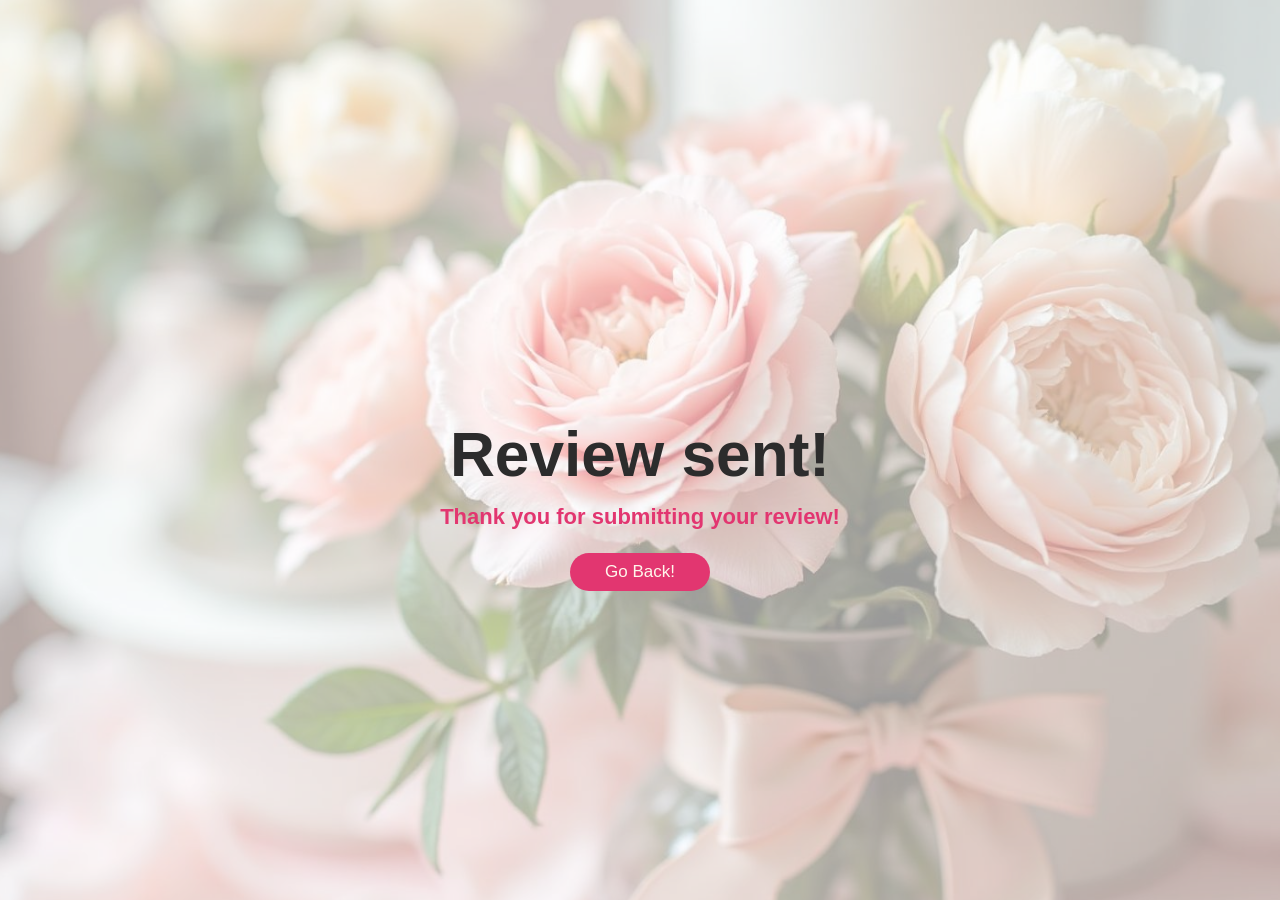
<file: MessageHTML/Addrevnotif.html>
<!DOCTYPE html>
<html lang="en">
    <head>
        <meta charset="UTF-8">
        <meta name="viewport" content="width=device-width, initial-scale=1">
        <meta name="description" content="Feedback page for submitting a review at Aévia Enchanting.">
        <meta name="keywords" content="feedback, review submission, customer review, Aévia Enchanting, bouquet feedback, product review, artisan floral review">
        <meta name="author" content="John Mark R. Kalugay">
        <link rel="stylesheet" href="../cdn/webfonts/all.min.css">
        <title>Review Feedback - Aévia Enchanting </title>
        <link rel="icon" type="image/x-icon" href="../assets/images/AE.jpg">
        <link rel="stylesheet" href="../Styles/AeviaEnStyles.css">
    </head> 

<body>
    <section class="thankyouu" id="thankyouu">
        <div class="thankyouu-content">
            <h3>Review sent!</h3>
            <p>Thank you for submitting your review!</p>
            <a href="../src/Reviews.html" class="btn">Go Back!</a>
        </div>
    </section>
</body>
</html>
</file>
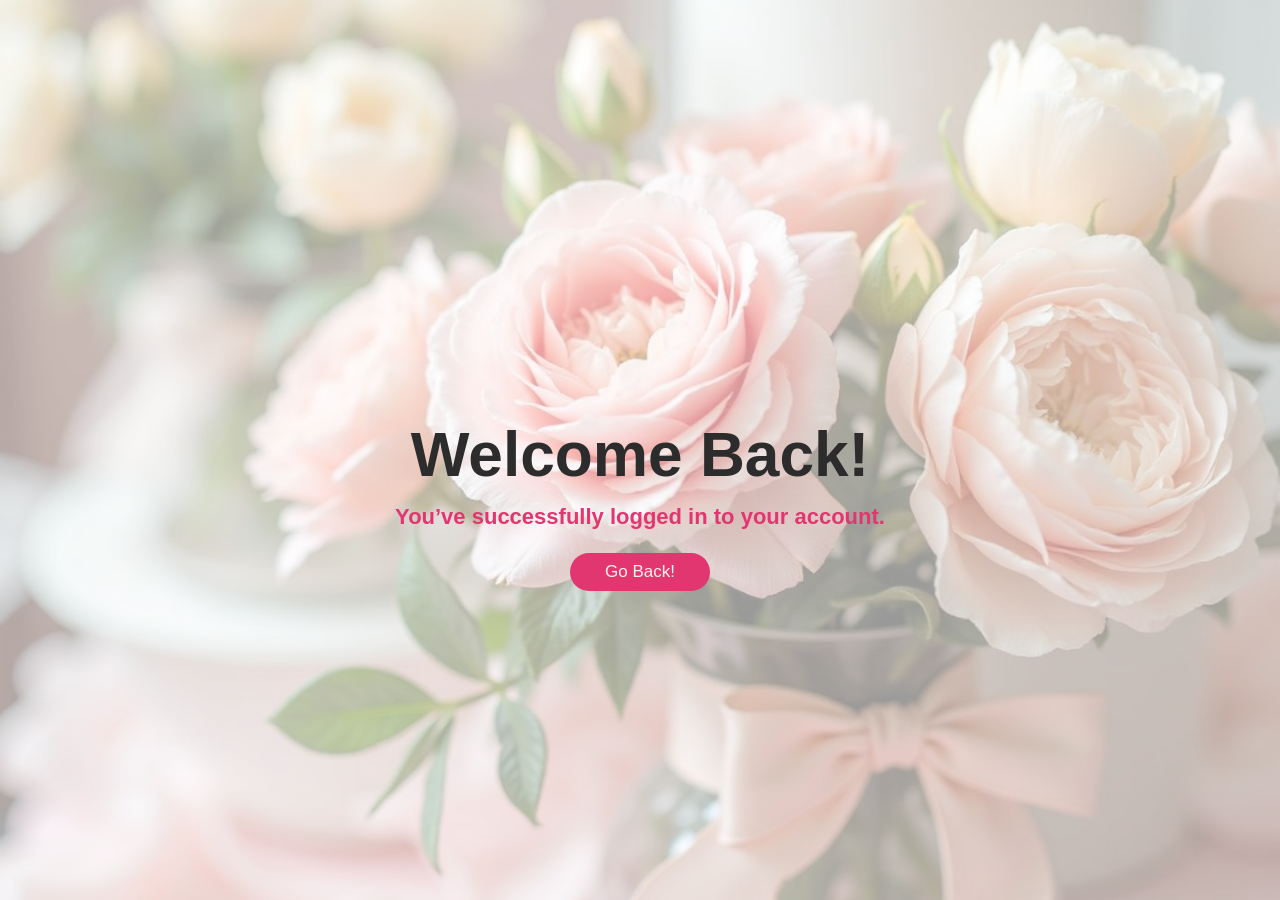
<file: MessageHTML/Loginform.html>
<!DOCTYPE html>
<html lang="en">
    <head>
        <meta charset="UTF-8">
        <meta name="viewport" content="width=device-width, initial-scale=1">
        <meta name="description" content="Login feedback for Aévia Enchanting.">
        <meta name="keywords" content="login feedback, account access, Aévia Enchanting, user account, secure login, welcome back">
        <meta name="author" content="John Mark R. Kalugay">
        <link rel="stylesheet" href="../cdn/webfonts/all.min.css">
        <title>Login Feedbaack - Aévia Enchanting </title>
        <link rel="icon" type="image/x-icon" href="../assets/images/AE.jpg">
        <link rel="stylesheet" href="../Styles/AeviaEnStyles.css">
    </head> 

<body>
    <section class="thankyouu" id="thankyouu">
        <div class="thankyouu-content">
            <h3>Welcome Back!</h3>
            <p>You’ve successfully logged in to your account.</p>
            <a href="../Index.html" class="btn">Go Back!</a>
        </div>
    </section>
</body>
</html>
</file>
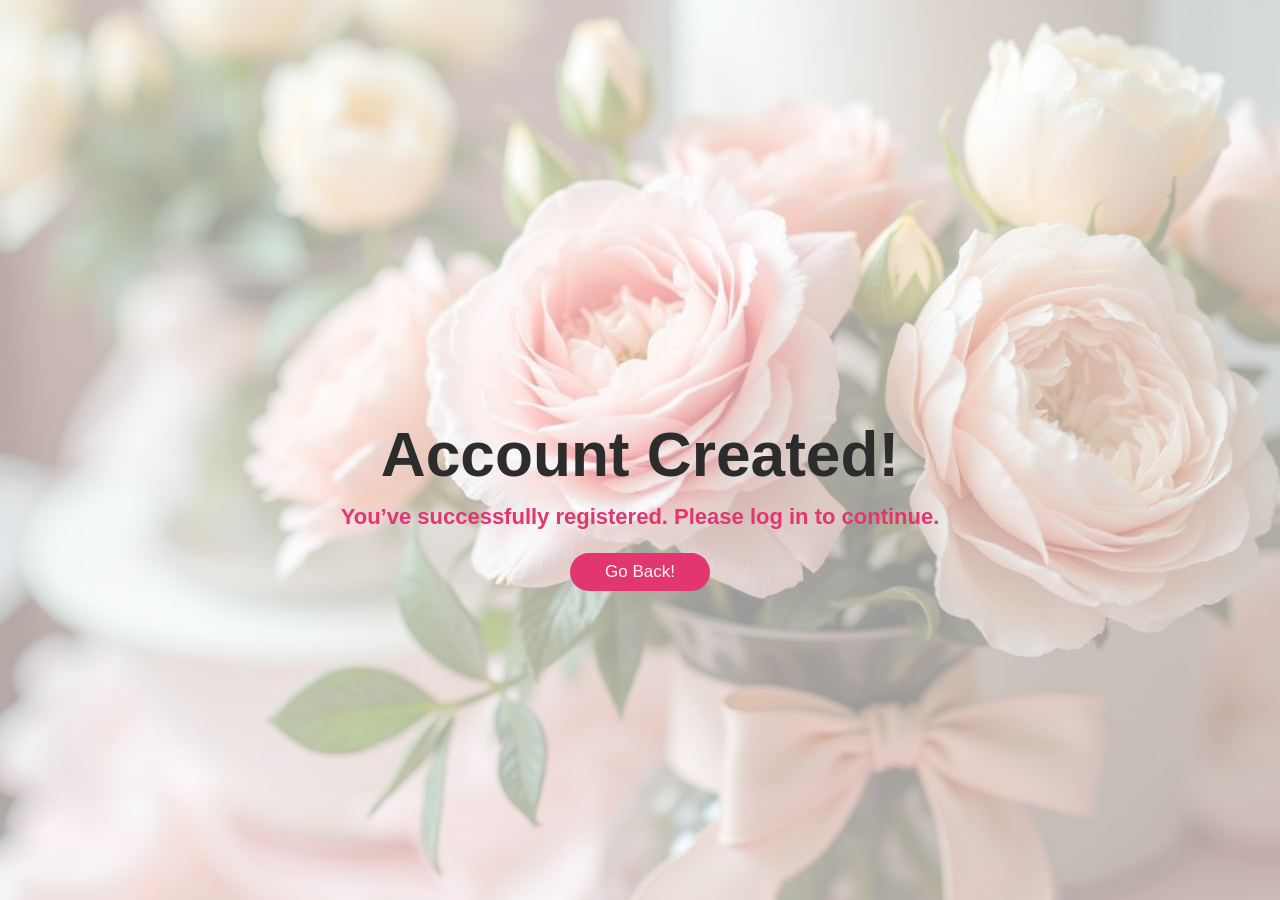
<file: MessageHTML/Register.html>
<!DOCTYPE html>
<html lang="en">
    <head>
        <meta charset="UTF-8">
        <meta name="viewport" content="width=device-width, initial-scale=1">
        <meta name="description" content="Account registration feedback page for Aévia Enchanting.">
        <meta name="keywords" content="account registration, Aévia Enchanting, new account, user registration, registration feedback, create account, sign up, log in">
        <meta name="author" content="John Mark R. Kalugay">
        <link rel="stylesheet" href="../cdn/webfonts/all.min.css">
        <title>Register Feedback - Aévia Enchanting </title>
        <link rel="icon" type="image/x-icon" href="../assets/images/AE.jpg">
        <link rel="stylesheet" href="../Styles/AeviaEnStyles.css">
    </head> 

<body>
    <section class="thankyouu" id="thankyouu">
        <div class="thankyouu-content">
            <h3>Account Created!</h3>
            <p>You’ve successfully registered. Please log in to continue.</p>
            <a href="../Index.html" class="btn">Go Back!</a>
        </div>
    </section>
</body>
</html>
</file>
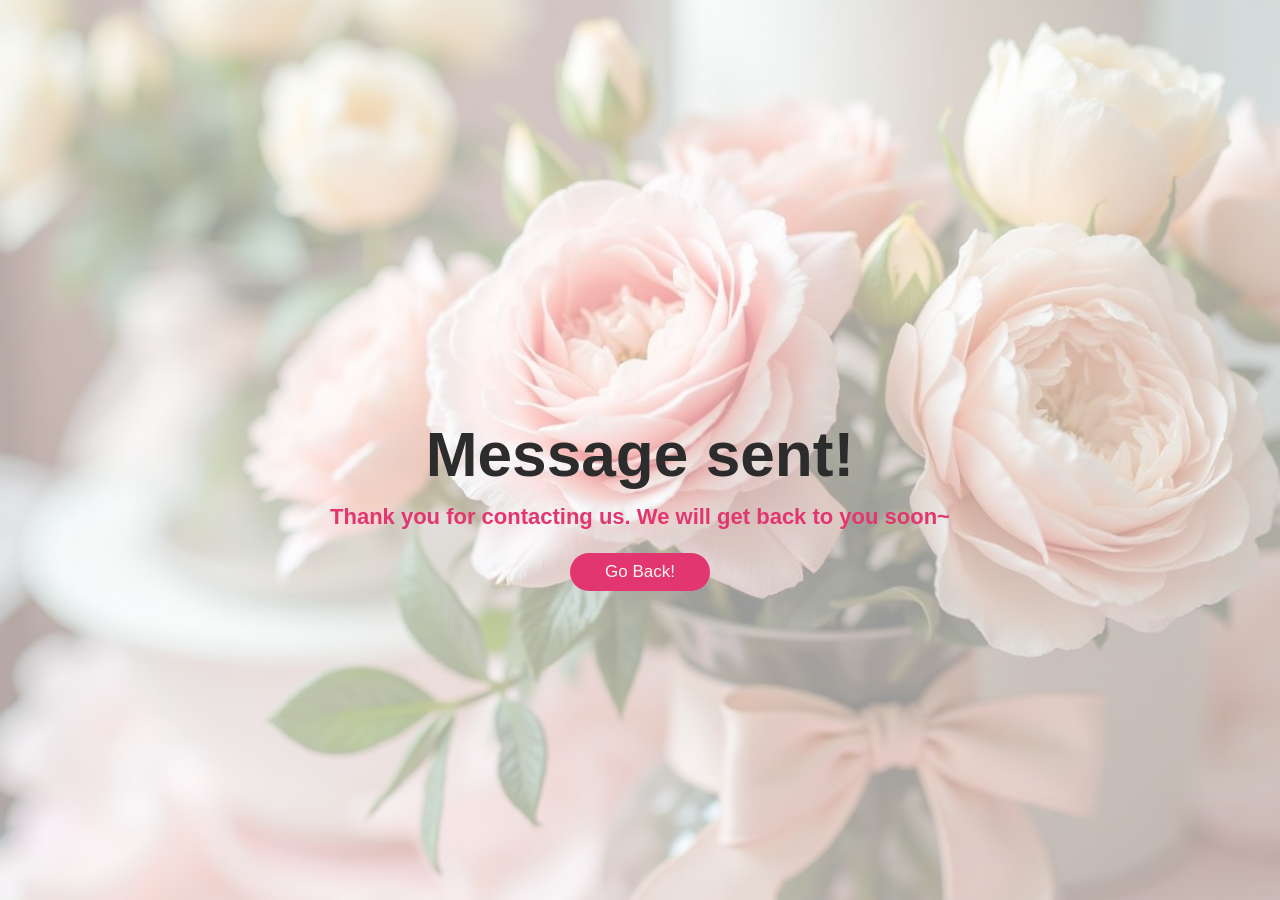
<file: MessageHTML/thankyouMSG.html>
<!DOCTYPE html>
<html lang="en">
    <head>
        <meta charset="UTF-8">
        <meta name="viewport" content="width=device-width, initial-scale=1">
        <meta name="description" content="Feedback page for Aévia Enchanting contact form.">
        <meta name="keywords" content="contact form, Aévia Enchanting, customer feedback, message sent, inquiries, get in touch, custom orders, support">
        <meta name="author" content="John Mark R. Kalugay">
        <link rel="stylesheet" href="../cdn/webfonts/all.min.css">
        <title>Contact Feedback - Aévia Enchanting </title>
        <link rel="icon" type="image/x-icon" href="../assets/images/AE.jpg">
        <link rel="stylesheet" href="../Styles/AeviaEnStyles.css">
    </head> 

<body>
    <section class="thankyouu" id="thankyouu">
        <div class="thankyouu-content">
            <h3>Message sent!</h3>
            <p>Thank you for contacting us. We will get back to you soon~</p>
            <a href="../src/Contact.html" class="btn">Go Back!</a>
        </div>
    </section>
</body>
</html>
</file>
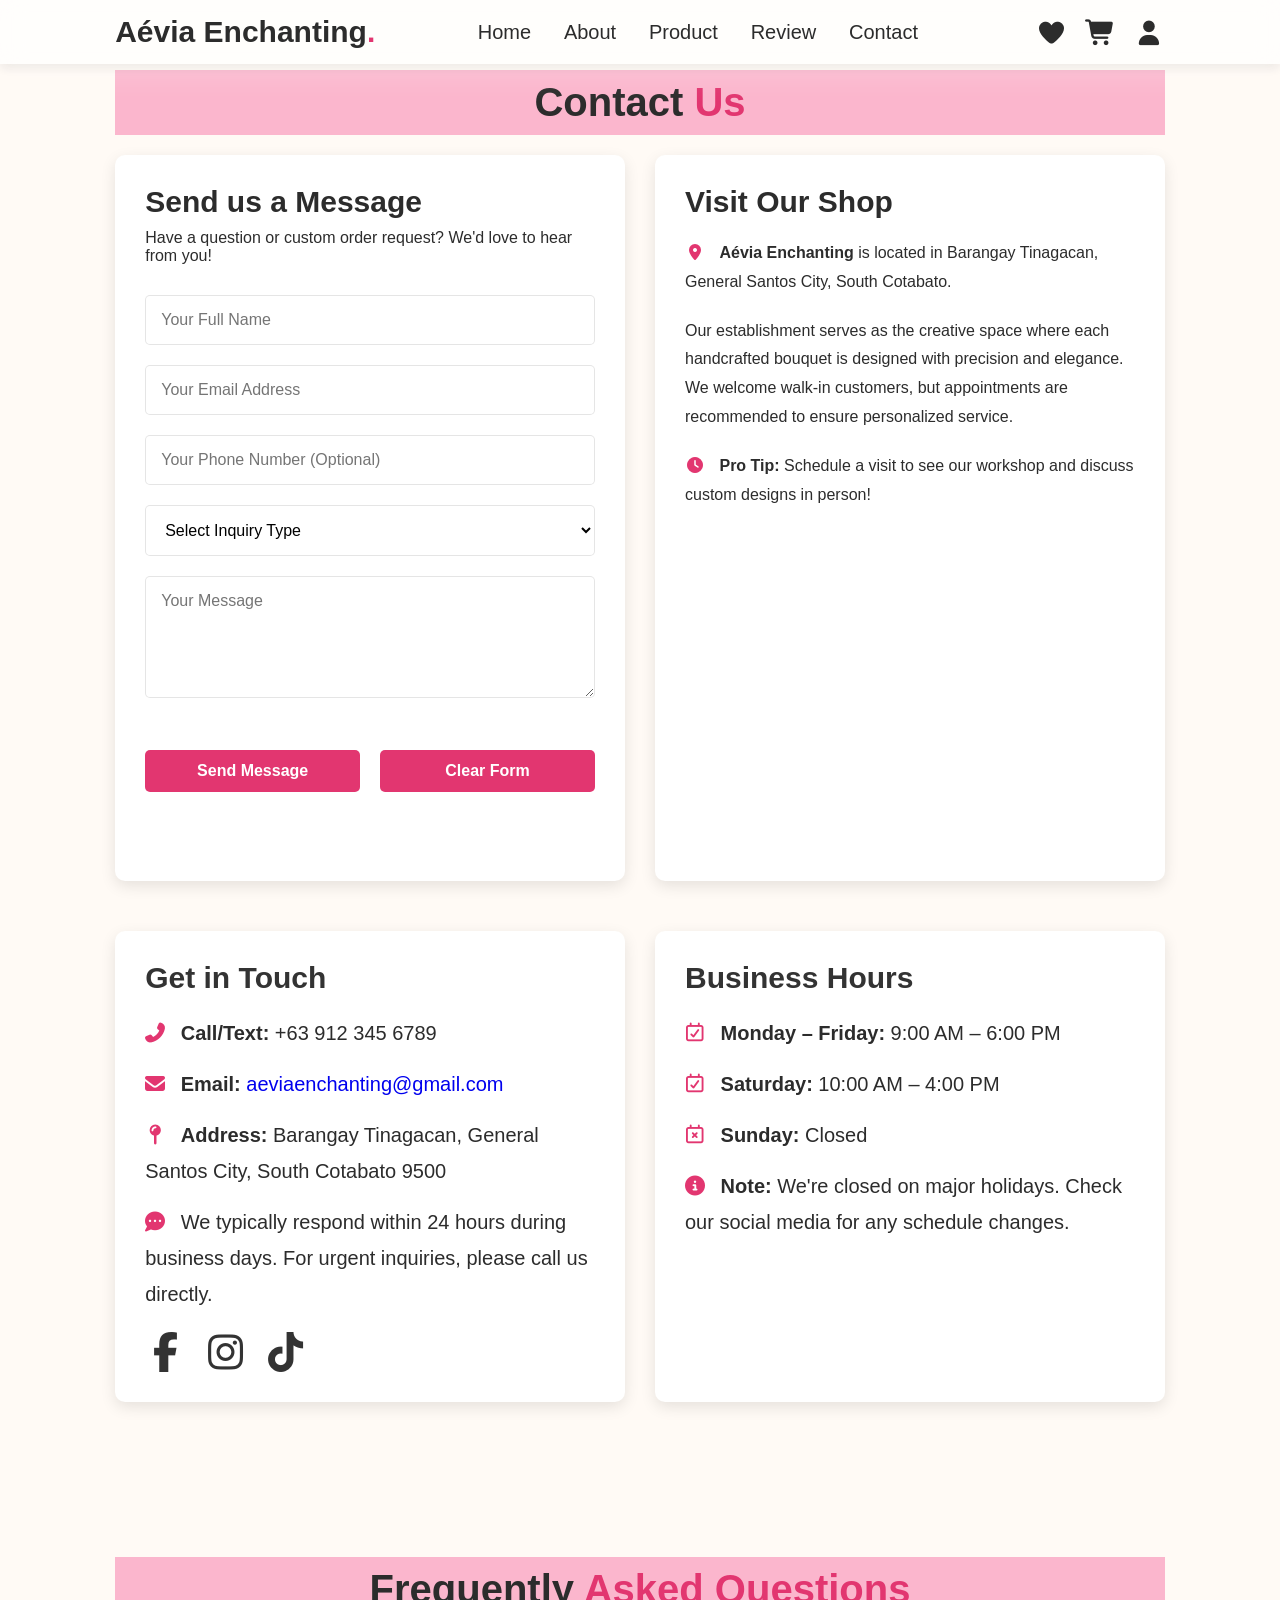
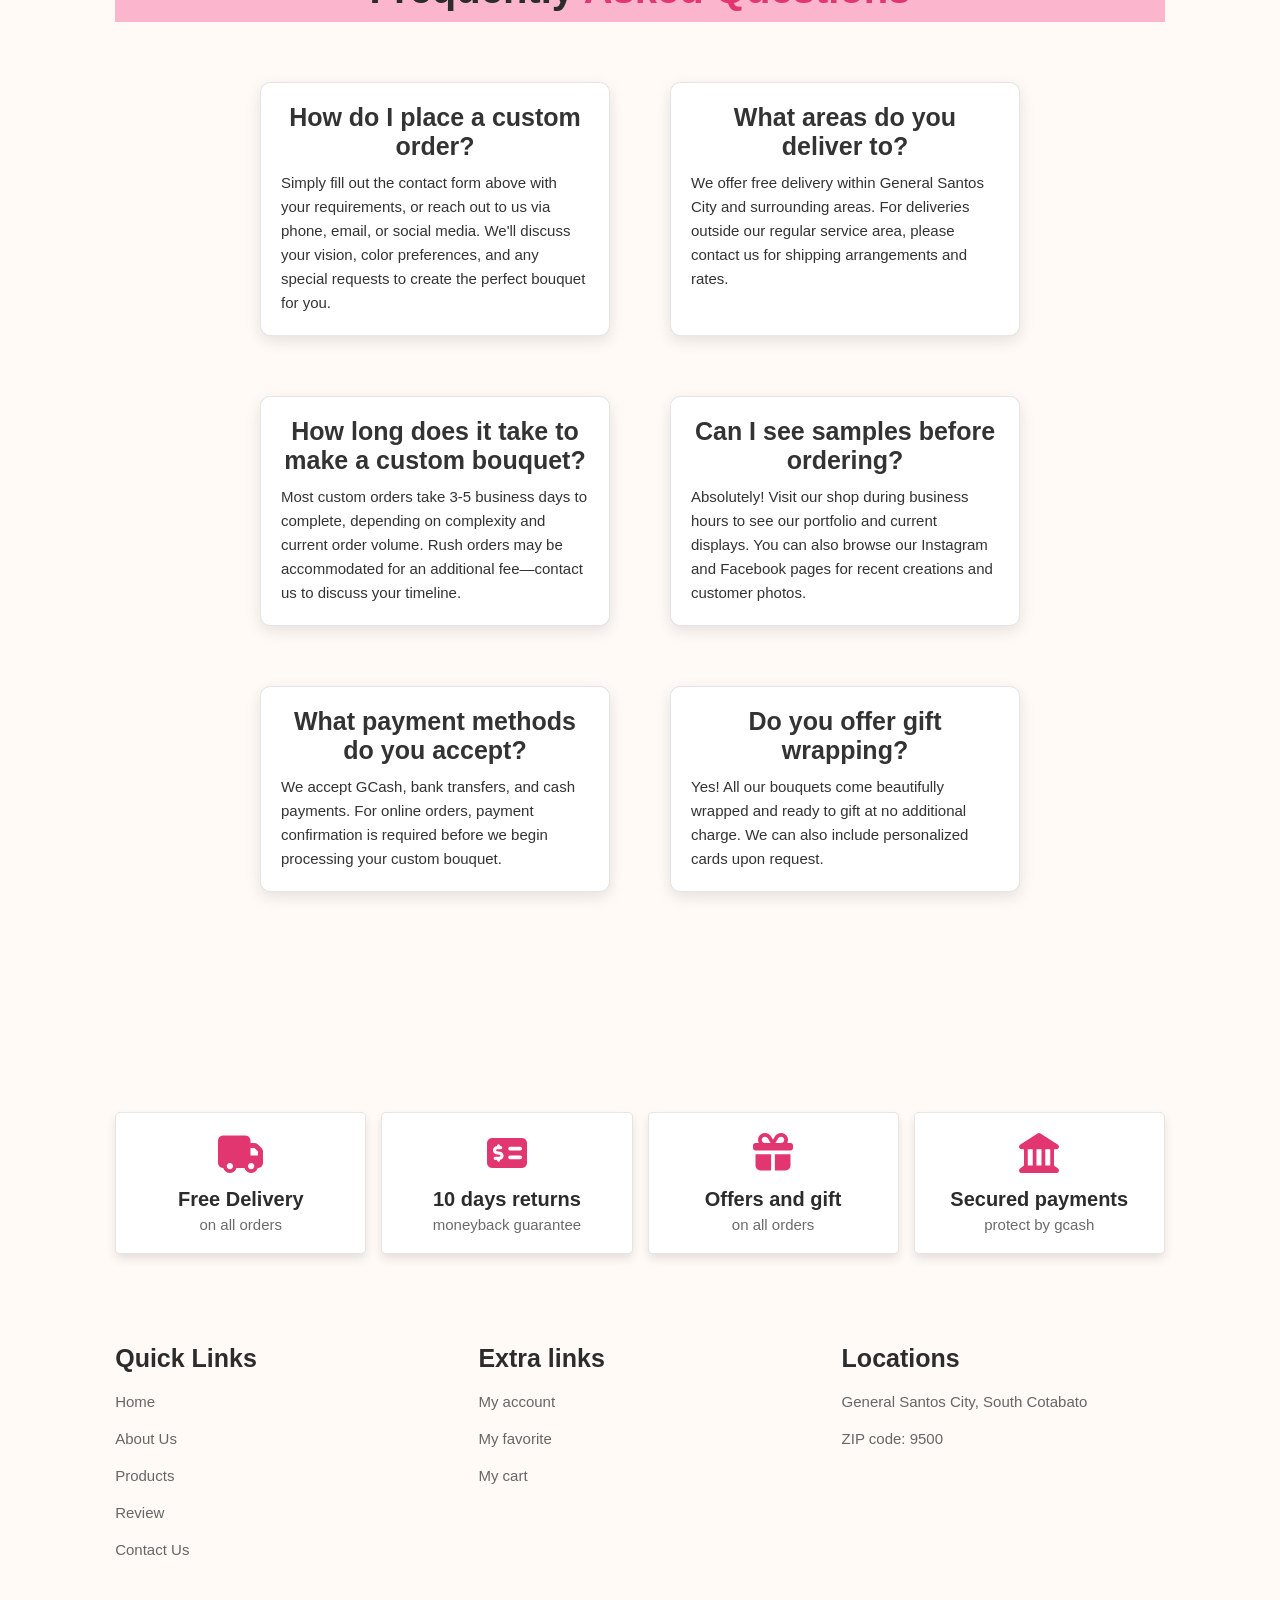
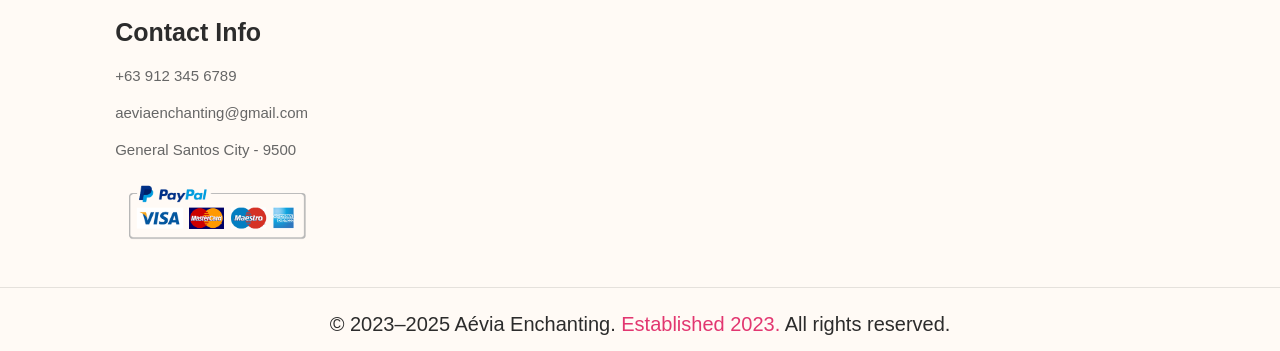
<file: src/Contact.html>
<!DOCTYPE html>
<html lang="en">
    <head>
        <meta charset="UTF-8">
        <meta name="viewport" content="width=device-width, initial-scale=1">
        <meta name="description" content="Get in touch with Aévia Enchanting! Explore our business hours, helpful tips, location map, frequently asked questions, and send us a message through our contact form.">
        <meta name="keywords" content="contact, customer service, business hours, location map, FAQ, tips, custom bouquets, handcrafted flowers, handmade gifts, Aévia Enchanting, General Santos City, floral arrangements, bouquet inquiry">
        <meta name="author" content="John Mark R. Kalugay">
        <link rel="stylesheet" href="../cdn/webfonts/all.min.css">
        <title>Contact Us - Aévia Enchanting</title>
        <link rel="icon" type="image/x-icon" href="../assets/images/AE.jpg">
        <link rel="stylesheet" href="../Styles/AeviaEnStyles.css">
    </head> 

<body class="contact-page">
    <!-- Header Section-->
    <header>
        <input type="checkbox" id="menu-toggle" />
        <label for="menu-toggle" class="menu-icon">
            <span></span>
            <span></span>
            <span></span>
        </label>

        <a href="AeviaEnchanting.html" class="logo">Aévia Enchanting<span>.</span></a>

        <nav class="navbar">
            <a href="../Index.html">Home</a>
            <a href="About.html">About</a>
            <a href="Products.html">Product</a>
            <a href="Reviews.html">Review</a>
            <a href="Contact.html">Contact</a>
        </nav>

        <div class="icons">
            <abbr title="Wish list"><a class="fas fa-heart" onclick="alert('Coming soon!')"></a></abbr>
            <abbr title="Cart"><a class="fas fa-shopping-cart" onclick="alert('Coming soon!')"></a></abbr>
            <abbr title="User Account"><a class="fas fa-user" onclick="document.getElementById('login-01').style.display='block'"></a></abbr> 
        </div>
    </header>

    <!--Modal-->
    <div id="login-01" class="modal-01">
        <a href="#close" class="modal-backdrop" onclick="document.getElementById('login-01').style.display='none'"></a>
        <div class="modal-container-login">
            <a href="#close" class="modal-close2" aria-label="Close" onclick="document.getElementById('login-01').style.display='none'">&times;</a>
            <div class="modal-content">

                <div class="modal-body-login">
                    <div class="login-form-section">
                        <div class="login-form">
                            <h3>Login Form</h3>
                            <form class="login-form-content" action="../MessageHTML/Loginform.html">
                                <div class="form-group-login">
                                    <label>Username</label>
                                    <input type="text" name="username" placeholder="Enter Username" required>
                                    <label>Password</label>
                                    <input type="password" name="password" placeholder="Enter Password" required>
                                </div>
                                <label class="remember-me">
                                    <input type="checkbox" checked="checked" name="remember"> Remember me 
                                </label>
                                <span class="psw"><a href="#">Forgot Password?</a></span>
                                <button type="submit" class="Submitbtn">Submit</button>

                            </form>
                            <div class="container">
                                <span class="DNT">Don't have an account? <a href="#" class="refa" onclick="document.getElementById('login-01').style.display='none'; document.getElementById('register-01').style.display='block'">Sign up here</a></span>
                            </div>
                        </div>
                    </div>
                </div>
            </div>
        </div>
    </div>


     <div id="register-01" class="modal-02">
        <a href="#close" class="modal-backdrop" onclick="document.getElementById('register-01').style.display='none'"></a>
        <div class="modal-container-login">
            <a href="#close" class="modal-close2" aria-label="Close" onclick="document.getElementById('register-01').style.display='none'">&times;</a>
            <div class="modal-content">

                <div class="modal-body-login">
                    <div class="login-form-section">
                        <div class="login-form">
                            <h3>Register Form</h3>
                            <form class="login-form-content" action="../MessageHTML/Register.html">
                                <div class="form-group-login">
                                    <label>Username</label>
                                    <input type="text" name="username" placeholder="Enter Username" required>
                                    <label>Email</label>
                                    <input type="email" name="email" placeholder="Enter Email" required>
                                    <label>Password</label>
                                    <input type="password" name="password" placeholder="Enter Password" required>
                                    <label>Confirm Password</label>
                                    <input type="password" name="password" placeholder="Enter Password" required>
                                </div>
                                <button type="submit" class="Submitbtn">Submit</button>

                            </form>
                            <div class="container">
                                <span class="DNT">Have already an account? <a href="#" class="refa" onclick="document.getElementById('register-01').style.display='none'; document.getElementById('login-01').style.display='block'">Login here</a></span>
                            </div>
                        </div>
                    </div>
                </div>
            </div>
        </div>
    </div>

    <!--Contact section-->
    <section class="contact" id="contact">
        <h1 class="heading">Contact<span> Us</span></h1>

        <div class="row">
            <form action="../MessageHTML/thankyouMSG.html">
                <h3>Send us a Message</h3>
                <p>Have a question or custom order request? We'd love to hear from you!</p>

                <input type="text" placeholder="Your Full Name" class="box" required>
                <input type="email" placeholder="Your Email Address" class="box" required>
                <input type="tel" placeholder="Your Phone Number (Optional)" class="box">

                <select class="box" required>
                    <option value="" disabled selected>Select Inquiry Type</option>
                    <option value="custom-order">Custom Order Request</option>
                    <option value="product-inquiry">Product Inquiry</option>
                    <option value="delivery">Delivery Information</option>
                    <option value="feedback">Feedback & Suggestions</option>
                    <option value="other">Other</option>
                </select>

                <textarea placeholder="Your Message" cols="30" rows="5" class="box" required></textarea>

                <div class="btn-container">
                    <input type="submit" value="Send Message" class="btn">
                    <input type="reset" value="Clear Form" class="btn">
                </div>
            </form>

            <div class="image">
                <div class="content">
                    <h3>Visit Our Shop</h3>
                    <p>
                        <i class="fas fa-map-marker-alt"></i>
                        <strong>Aévia Enchanting</strong> is located in Barangay Tinagacan, General Santos City, South Cotabato.
                    </p>
                    <p>
                        Our establishment serves as the creative space where each handcrafted bouquet is designed with precision and elegance. We welcome walk-in customers, but appointments are recommended to ensure personalized service.
                    </p>
                    <p>
                        <i class="fas fa-clock"></i>
                        <strong>Pro Tip:</strong> Schedule a visit to see our workshop and discuss custom designs in person!
                    </p>
                    <iframe src="https://www.google.com/maps/embed?pb=!1m18!1m12!1m3!1d495.8011224277026!2d125.24019697944324!3d6.209665920097797!2m3!1f0!2f0!3f0!3m2!1i1024!2i768!4f13.1!3m3!1m2!1s0x32f777004897de75%3A0x24b9ced03ae0b2b6!2sAevia%20Enchantinh!5e0!3m2!1sen!2sph!4v1761140783867!5m2!1sen!2sph" width="100%" height="300" allowfullscreen="" loading="lazy" referrerpolicy="no-referrer-when-downgrade">
                    </iframe>
                </div>
            </div>
        </div>

        <div class="contact-details">
            <div class="box-container">
                <div class="box">
                    <div class="contact-info">
                        <h3>Get in Touch</h3>
                        <p>
                            <i class="fas fa-phone-alt"></i>
                            <strong>Call/Text:</strong> +63 912 345 6789
                        </p>
                        <p>
                            <i class="fas fa-envelope"></i>
                            <strong>Email:</strong> <a href="aeviaenchanting@gmail.com" target="_blank">aeviaenchanting@gmail.com</a>
                        </p>
                        <p>
                            <i class="fas fa-map-pin"></i>
                            <strong>Address:</strong> Barangay Tinagacan, General Santos City, South Cotabato 9500
                        </p>
                        <p>
                            <i class="fas fa-comment-dots"></i>
                            We typically respond within 24 hours during business days. For urgent inquiries, please call us directly.
                        </p>
                        <div class="social-icons">
                            <a href="https://www.facebook.com/Bouquet4yu" target="_blank" class="fab fa-facebook-f" title="Follow us on Facebook"></a>
                            <a href="https://www.instagram.com/aevia_enchanting/" target="_blank" class="fab fa-instagram" title="Follow us on Instagram"></a>
                            <a href="https://www.tiktok.com/@bouquet4you2" target="_blank" class="fa-brands fa-tiktok" title="Follow us on TikTok"></a>
                        </div>
                    </div>
                </div>
                <div class="box">
                    <div class="business-hours">
                        <h3>Business Hours</h3>
                        <p><i class="far fa-calendar-check"></i> <strong>Monday – Friday:</strong> 9:00 AM – 6:00 PM</p>
                        <p><i class="far fa-calendar-check"></i> <strong>Saturday:</strong> 10:00 AM – 4:00 PM</p>
                        <p><i class="far fa-calendar-times"></i> <strong>Sunday:</strong> Closed</p>
                        <p>
                            <i class="fas fa-info-circle"></i>
                            <strong>Note:</strong> We're closed on major holidays. Check our social media for any schedule changes.
                        </p>
                    </div>
                </div>
            </div>
        </div>
    </section>

    <!-- FAQ Section -->
    <section class="faq">
        <h1 class="heading">Frequently <span>Asked Questions</span></h1>

        <div class="box-container">
            <div class="box">
                <h3>How do I place a custom order?</h3>
                <p>Simply fill out the contact form above with your requirements, or reach out to us via phone, email, or social media. We'll discuss your vision, color preferences, and any special requests to create the perfect bouquet for you.</p>
            </div>

            <div class="box">
                <h3>What areas do you deliver to?</h3>
                <p>We offer free delivery within General Santos City and surrounding areas. For deliveries outside our regular service area, please contact us for shipping arrangements and rates.</p>
            </div>

            <div class="box">
                <h3>How long does it take to make a custom bouquet?</h3>
                <p>Most custom orders take 3-5 business days to complete, depending on complexity and current order volume. Rush orders may be accommodated for an additional fee—contact us to discuss your timeline.</p>
            </div>

            <div class="box">
                <h3>Can I see samples before ordering?</h3>
                <p>Absolutely! Visit our shop during business hours to see our portfolio and current displays. You can also browse our Instagram and Facebook pages for recent creations and customer photos.</p>
            </div>

            <div class="box">
                <h3>What payment methods do you accept?</h3>
                <p>We accept GCash, bank transfers, and cash payments. For online orders, payment confirmation is required before we begin processing your custom bouquet.</p>
            </div>

            <div class="box">
                <h3>Do you offer gift wrapping?</h3>
                <p>Yes! All our bouquets come beautifully wrapped and ready to gift at no additional charge. We can also include personalized cards upon request.</p>
            </div>
        </div>
    </section>

    <!--Icons-->
    <section class="icons-container">
        <div class="icon">
            <i class="fas fa-truck"></i>
            <div class="info">
                <h3>Free Delivery</h3>
                <span>on all orders</span>
            </div>
        </div>

        <div class="icon">
            <i class="fas fa-money-check-alt"></i>
            <div class="info">
                <h3>10 days returns</h3>
                <span>moneyback guarantee</span>
            </div>
        </div>

        <div class="icon">
            <i class="fas fa-gift"></i>
            <div class="info">
                <h3>Offers and gift</h3>
                <span>on all orders</span>
            </div>
        </div>

        <div class="icon">
            <i class="fas fa-landmark"></i>
            <div class="info">
                <h3>Secured payments</h3>
                <span>protect by gcash</span>
            </div>
        </div>
    </section>

    <!--Footer Section-->
    <section class="footer">

        <div class="box-container">

            <div class="box">
                <h3>Quick Links</h3>
                <a href="../Index.html">Home</a>
                <a href="About.html">About Us</a>
                <a href="Products.html">Products</a>
                <a href="Reviews.html">Review</a>
                <a href="Contact.html">Contact Us</a>
            </div>

            <div class="box">
                <h3>Extra links</h3>
                <a onclick="document.getElementById('login-01').style.display='block'">My account</a>
                <a onclick="alert('Coming soon!')">My favorite</a>
                <a onclick="alert('Coming soon!')">My cart</a>
            </div>

            <div class="box">
                <h3>Locations</h3>
                <p>General Santos City, South Cotabato</p>
                <p>ZIP code: 9500</p>
            </div>

            <div class="box">
                <h3>Contact Info</h3>
                <p>+63 912 345 6789</p>
                <p>aeviaenchanting@gmail.com</p>
                <p>General Santos City - 9500</p>
                <img src="../assets/images/paypal-1.png" alt="" >
            </div>
        </div>
    </section>

    <footer class="footer-credit">
        <div class="credit">© 2023–2025 Aévia Enchanting. <span>Established 2023.</span> All rights reserved.</div>
    </footer>
</body>
</html>
</file>
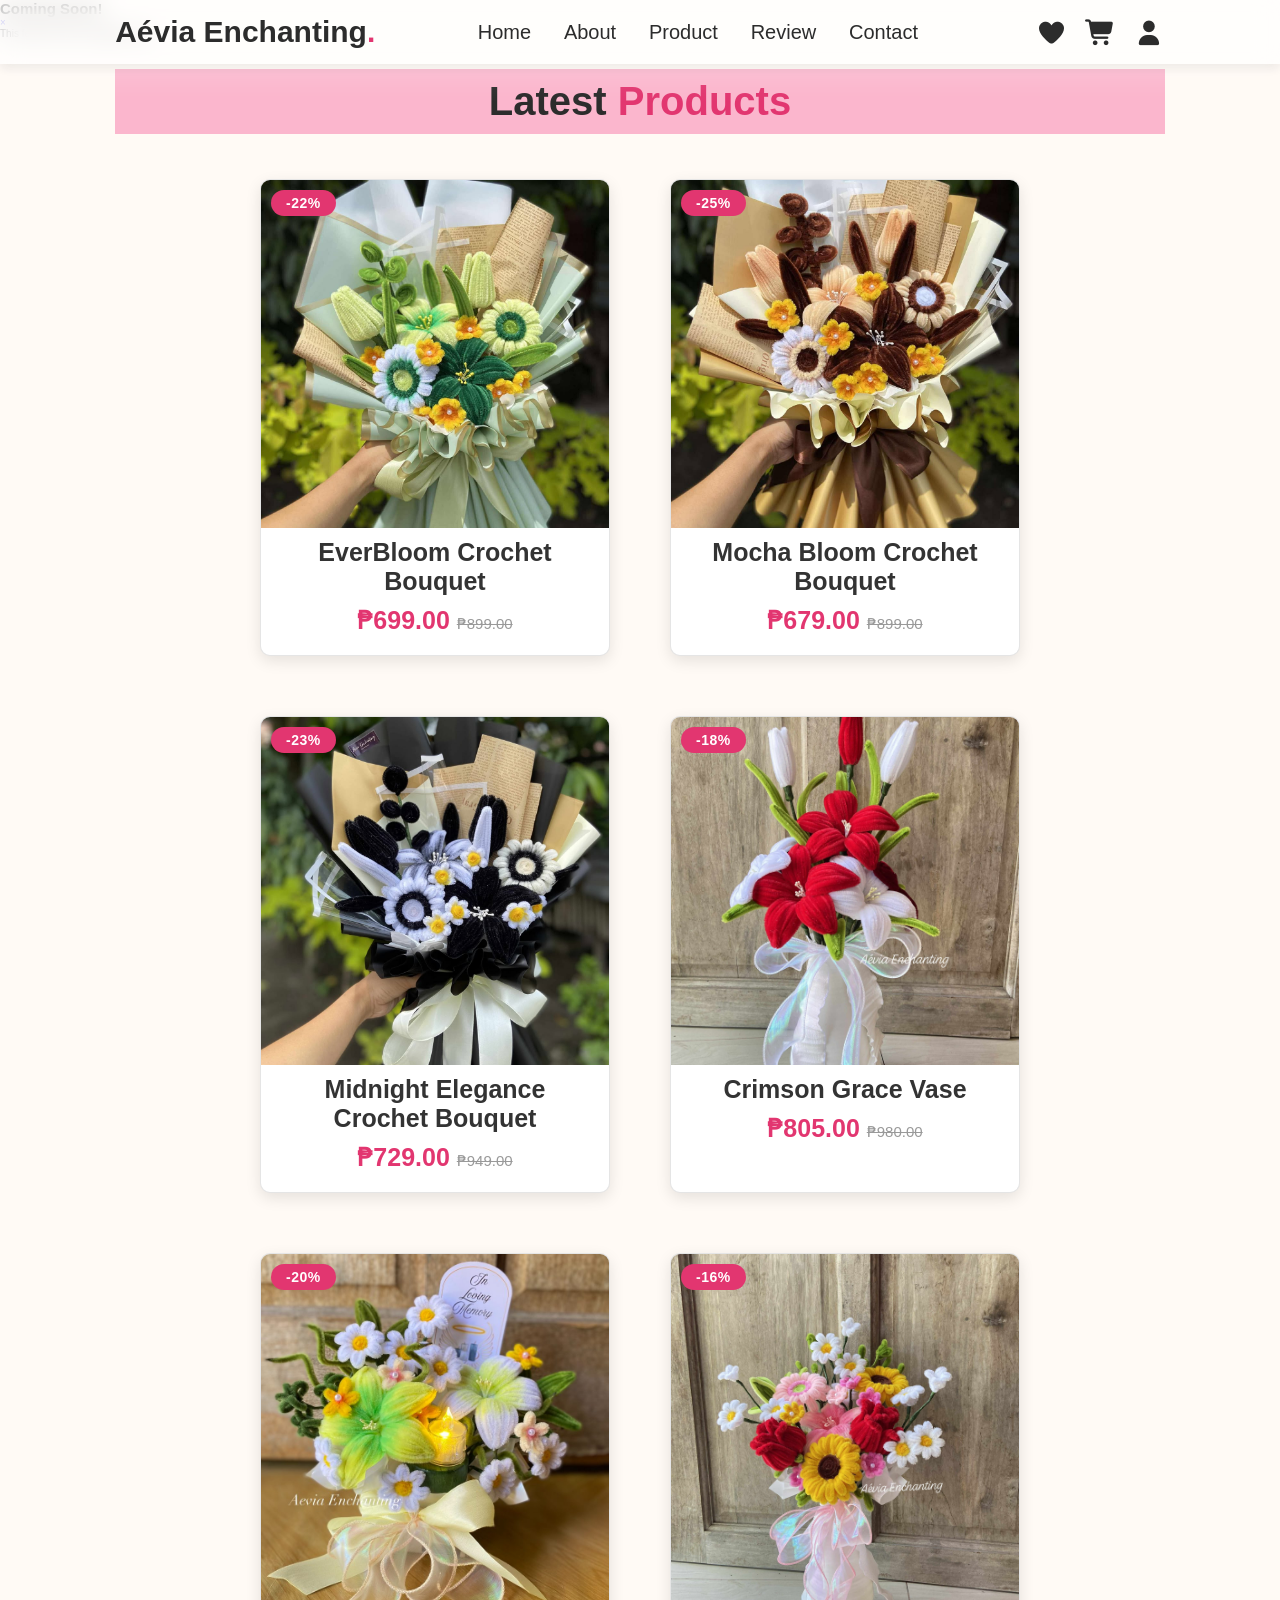
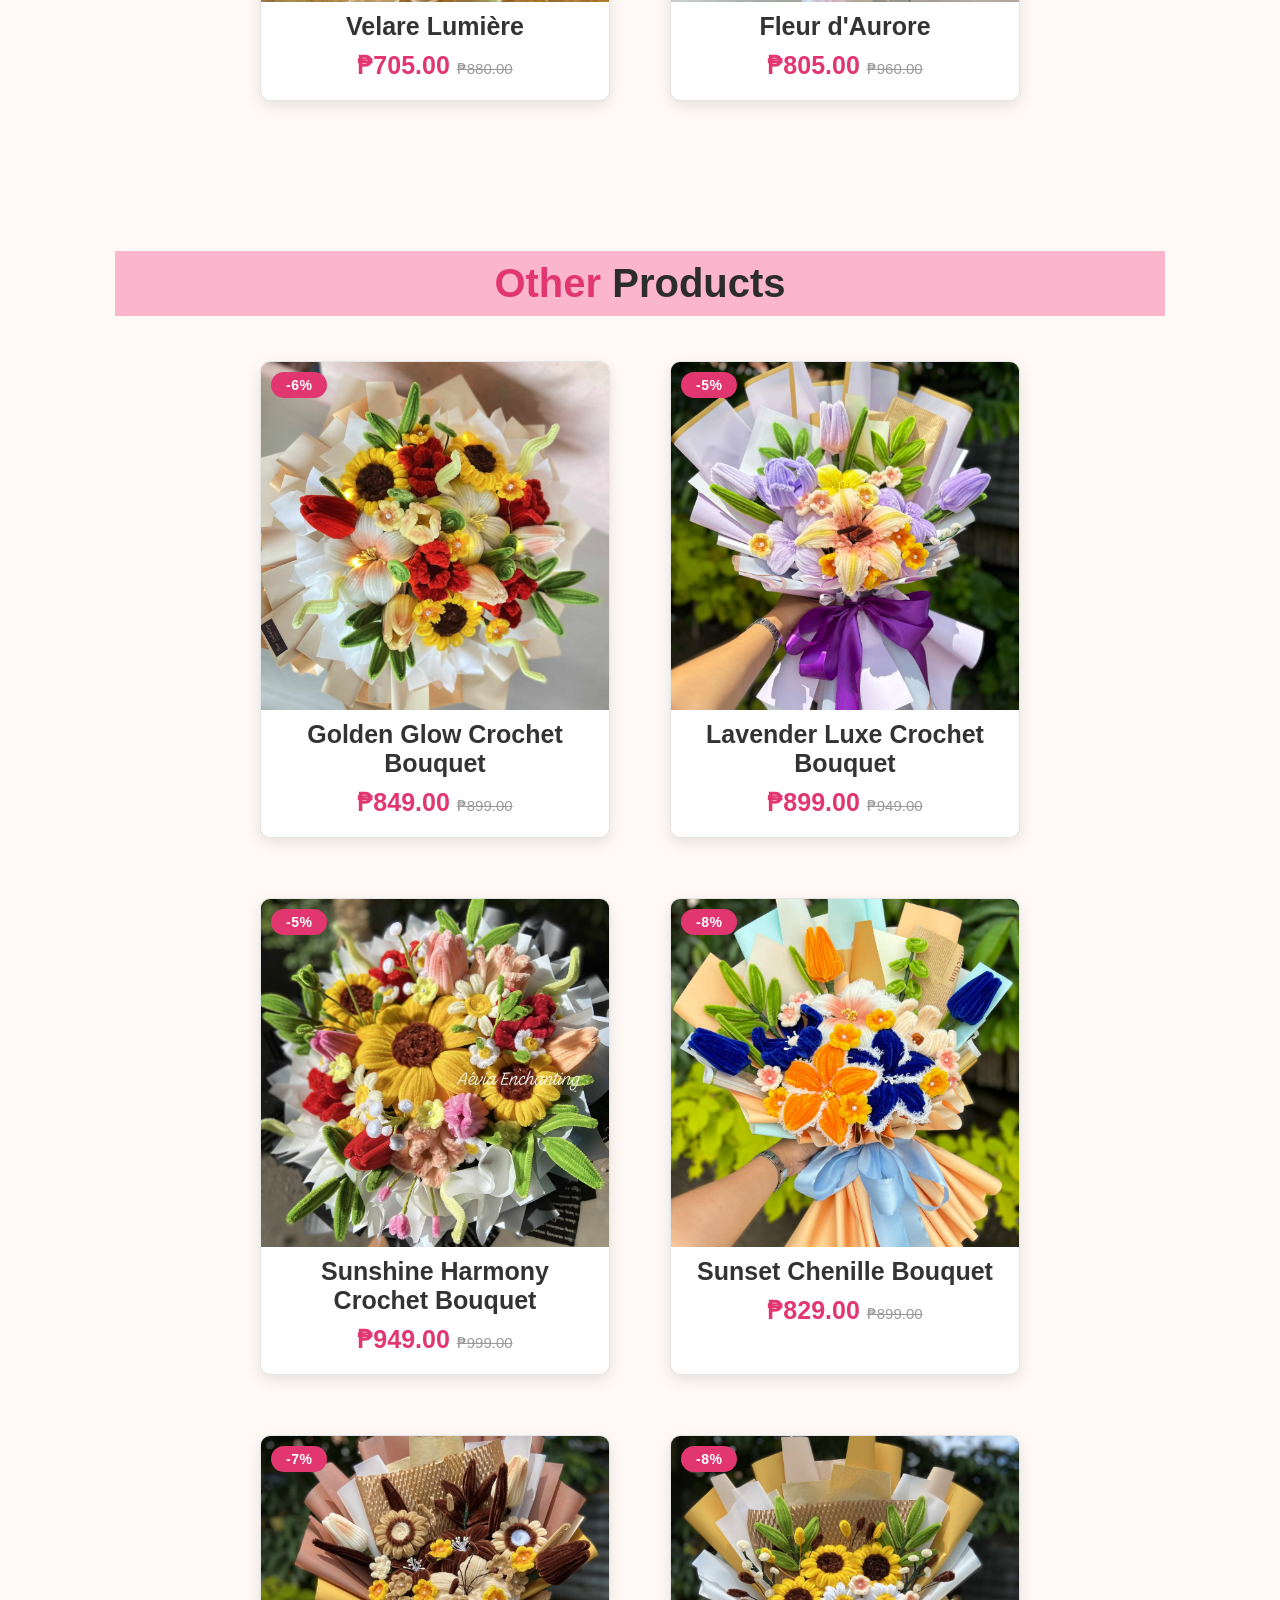
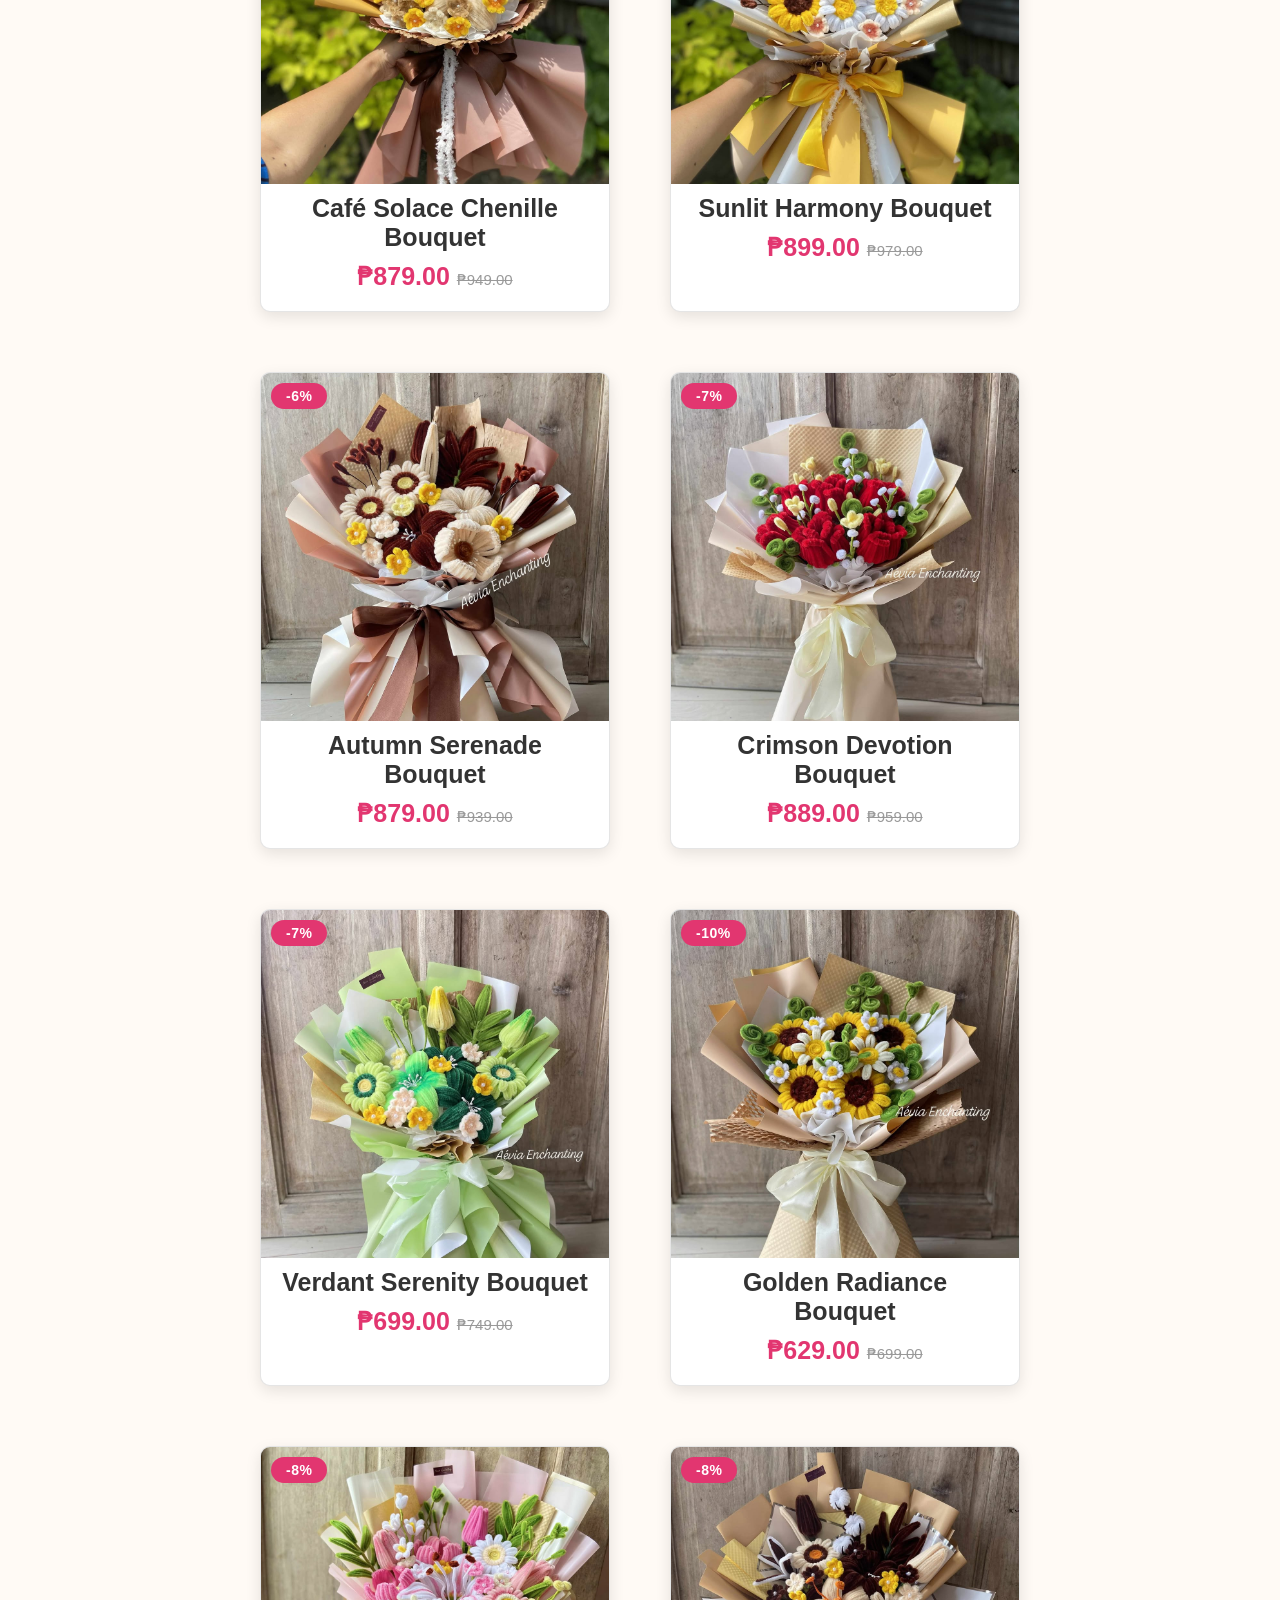
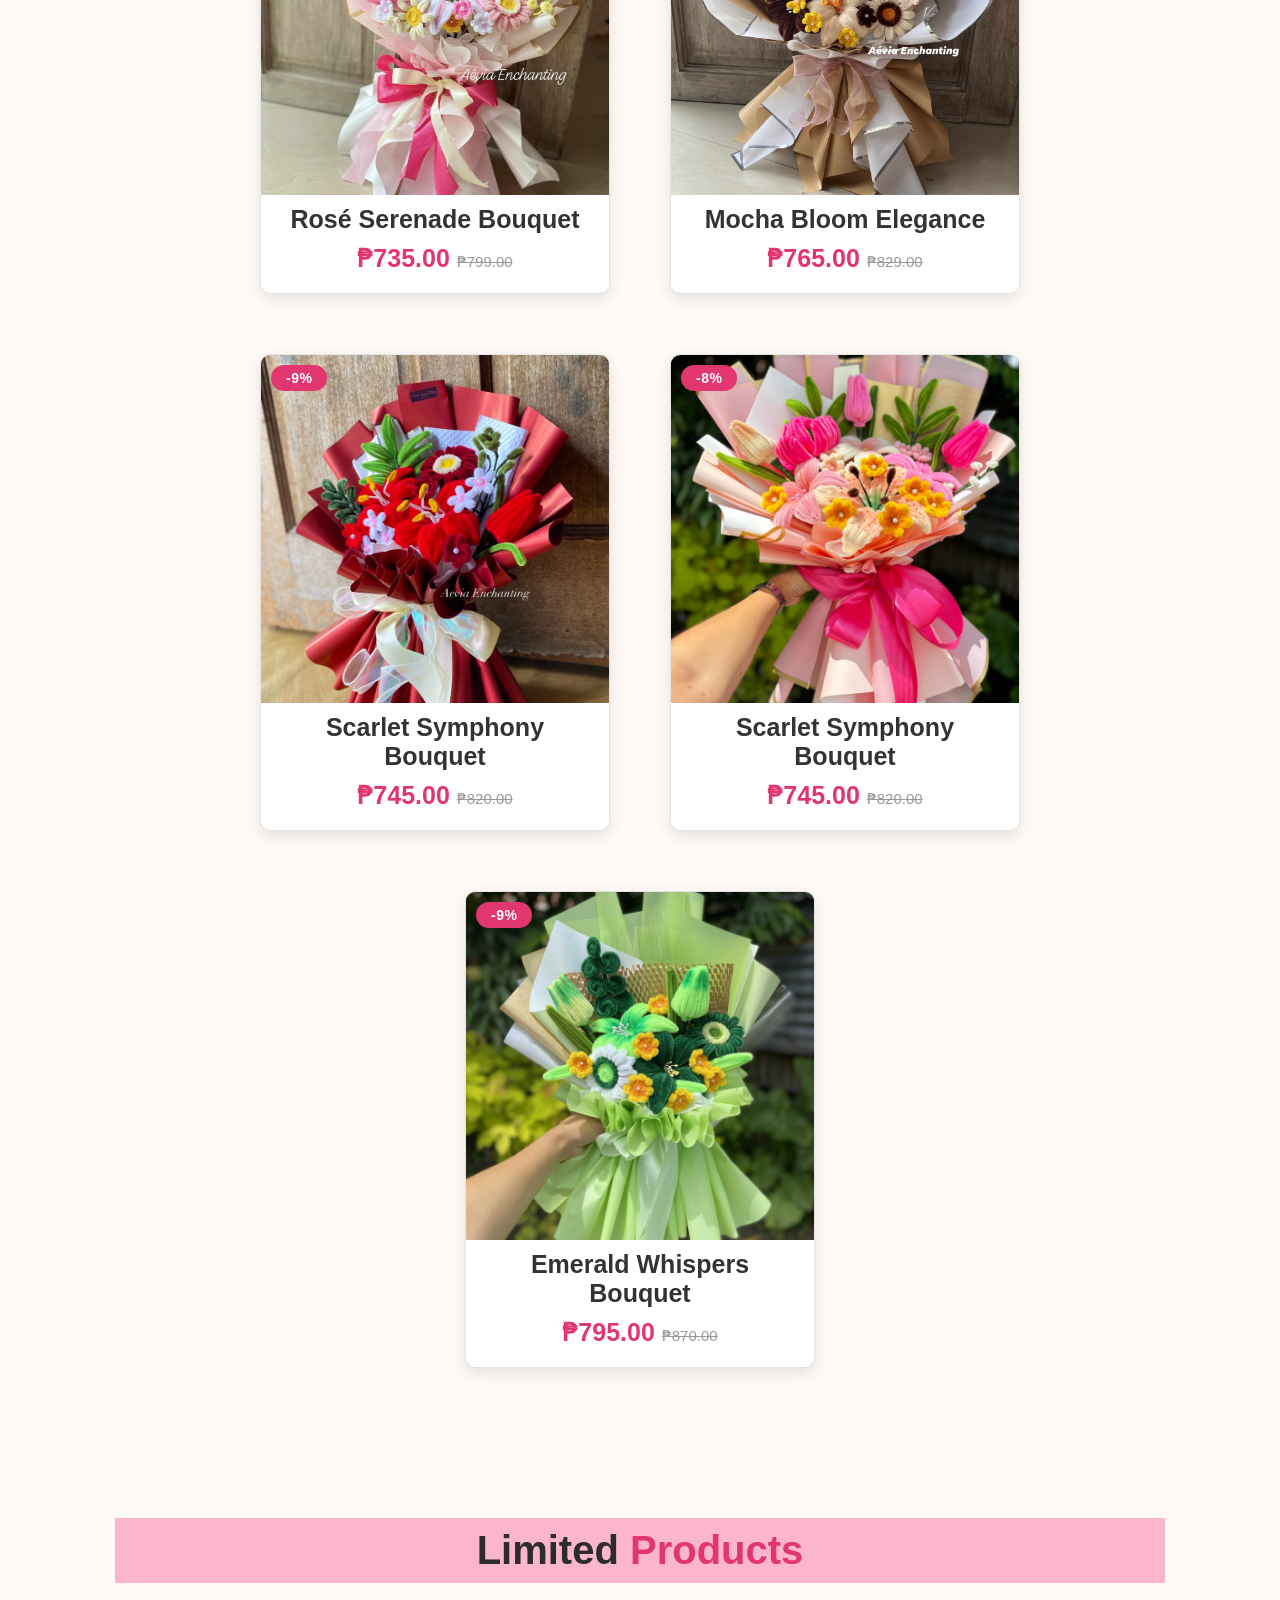
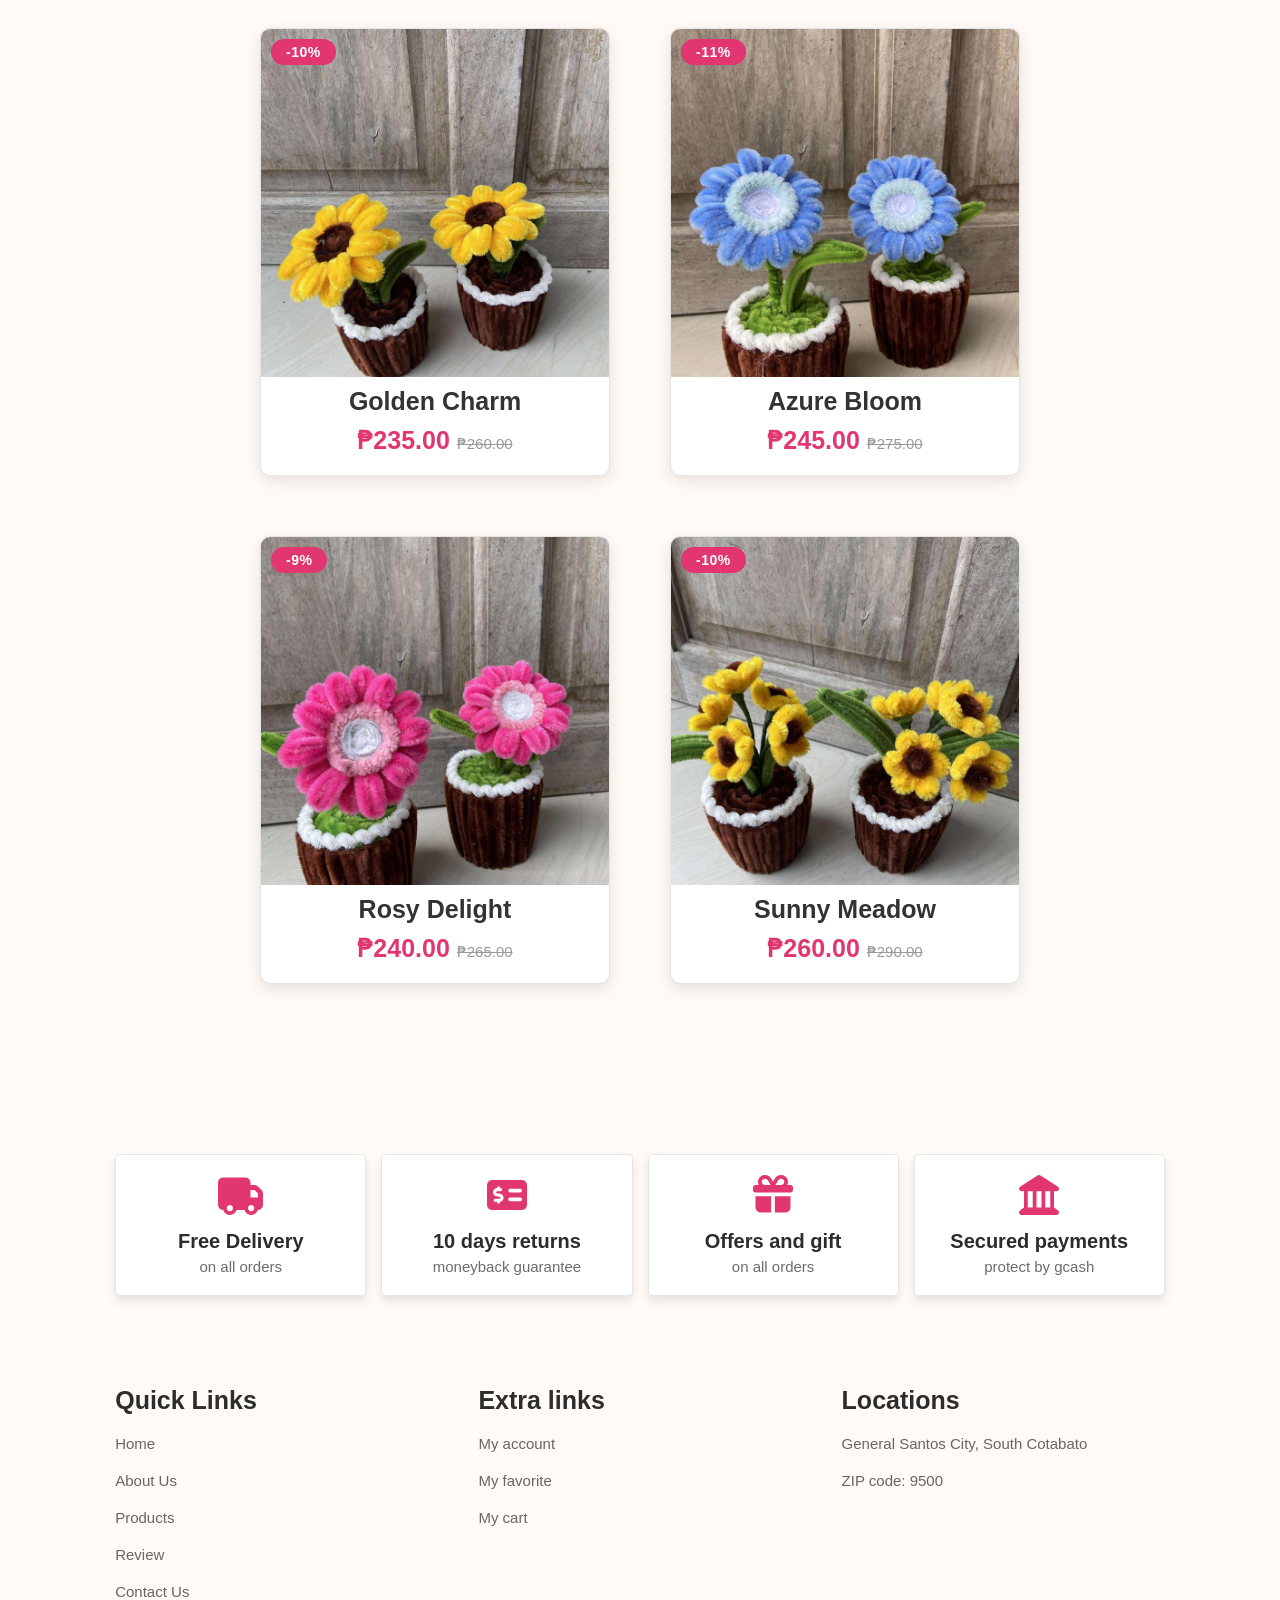
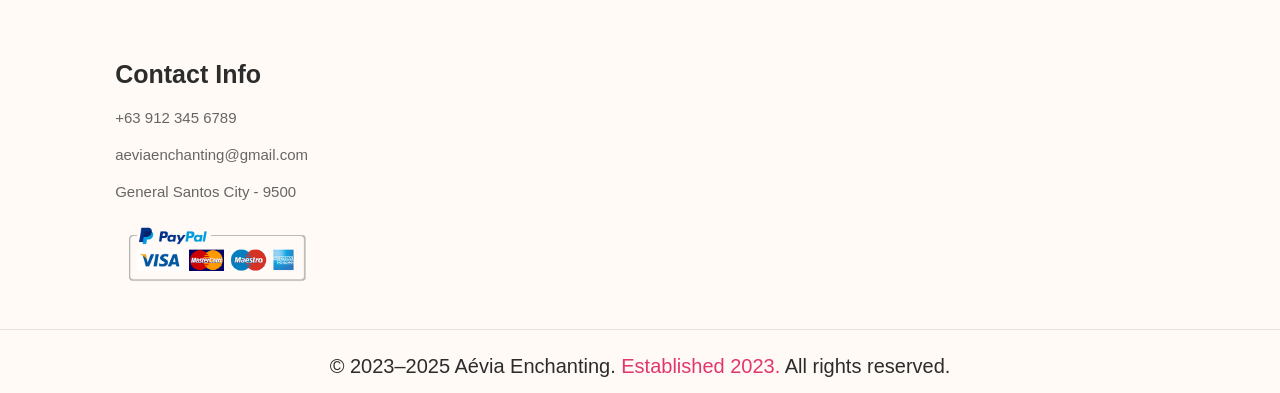
<file: src/Products.html>
<!DOCTYPE html>
<html lang="en">
<head>
    <meta charset="UTF-8">
    <meta name="viewport" content="width=device-width, initial-scale=1">
    <meta name="description" content="Aévia Enchanting’s wide range of products! Explore our latest products, other unique items, and limited-edition handcrafted bouquets and floral arrangements.">
    <meta name="keywords" content="Aévia Enchanting, products, latest products, other products, limited edition, handcrafted bouquets, handmade flowers, artisan floral arrangements, crochet bouquets, gift shop, unique gifts, General Santos City, GenSan local business">
    <meta name="author" content="John Mark R. Kalugay">
    <link rel="stylesheet" href="../cdn/webfonts/all.min.css">
    <title>Products - Aévia Enchanting</title>
    <link rel="icon" type="image/x-icon" href="../assets/images/AE.jpg">
    <link rel="stylesheet" href="../Styles/AeviaEnStyles.css">
</head>

<body>
    <!-- Header Section -->
    <header>
        <input type="checkbox" id="menu-toggle" />
        <label for="menu-toggle" class="menu-icon">
            <span></span>
            <span></span>
            <span></span>
        </label>

        <a href="#" class="logo">Aévia Enchanting<span>.</span></a>

        <nav class="navbar">
            <a href="../Index.html">Home</a>
            <a href="About.html">About</a>
            <a href="Products.html">Product</a>
            <a href="Reviews.html">Review</a>
            <a href="Contact.html">Contact</a>
        </nav>

        <div class="icons">
            <abbr title="Wish list"><a class="fas fa-heart" onclick="alert('Coming soon!')"></a></abbr>
            <abbr title="Cart"><a class="fas fa-shopping-cart" onclick="alert('Coming soon!')"></a></abbr>
            <abbr title="User Account"><a class="fas fa-user" onclick="document.getElementById('login-01').style.display='block'"></a></abbr> 
        </div>
    </header>

    <!--Modal-->
    <div id="login-01" class="modal-01">
        <a href="#close" class="modal-backdrop" onclick="document.getElementById('login-01').style.display='none'"></a>
        <div class="modal-container-login">
            <a href="#close" class="modal-close2" aria-label="Close" onclick="document.getElementById('login-01').style.display='none'">&times;</a>
            <div class="modal-content">

                <div class="modal-body-login">
                    <div class="login-form-section">
                        <div class="login-form">
                            <h3>Login Form</h3>
                            <form class="login-form-content" action="../MessageHTML/Loginform.html">
                                <div class="form-group-login">
                                    <label>Username</label>
                                    <input type="text" name="username" placeholder="Enter Username" required>
                                    <label>Password</label>
                                    <input type="password" name="password" placeholder="Enter Password" required>
                                </div>
                                <label class="remember-me">
                                    <input type="checkbox" checked="checked" name="remember"> Remember me 
                                </label>
                                <span class="psw"><a href="#">Forgot Password?</a></span>
                                <button type="submit" class="Submitbtn">Submit</button>

                            </form>
                            <div class="container">
                                <span class="DNT">Don't have an account? <a href="#" class="refa" onclick="document.getElementById('login-01').style.display='none'; document.getElementById('register-01').style.display='block'">Sign up here</a></span>
                            </div>
                        </div>
                    </div>
                </div>
            </div>
        </div>
    </div>


     <div id="register-01" class="modal-02">
        <a href="#close" class="modal-backdrop" onclick="document.getElementById('register-01').style.display='none'"></a>
        <div class="modal-container-login">
            <a href="#close" class="modal-close2" aria-label="Close" onclick="document.getElementById('register-01').style.display='none'">&times;</a>
            <div class="modal-content">

                <div class="modal-body-login">
                    <div class="login-form-section">
                        <div class="login-form">
                            <h3>Register Form</h3>
                            <form class="login-form-content" action="../MessageHTML/Register.html">
                                <div class="form-group-login">
                                    <label>Username</label>
                                    <input type="text" name="username" placeholder="Enter Username" required>
                                    <label>Email</label>
                                    <input type="email" name="email" placeholder="Enter Email" required>
                                    <label>Password</label>
                                    <input type="password" name="password" placeholder="Enter Password" required>
                                    <label>Confirm Password</label>
                                    <input type="password" name="password" placeholder="Enter Password" required>
                                </div>
                                <button type="submit" class="Submitbtn">Submit</button>

                            </form>
                            <div class="container">
                                <span class="DNT">Have already an account? <a href="#" class="refa" onclick="document.getElementById('register-01').style.display='none'; document.getElementById('login-01').style.display='block'">Login here</a></span>
                            </div>
                        </div>
                    </div>
                </div>
            </div>
        </div>
    </div>

    <div id="popup1" class="overlay">
  <div class="popup">
    <h2>Coming Soon!</h2>
    <a href="#" class="close">&times;</a>
    <p>This feature will be available soon.</p>
  </div>
</div>

    <!-- Products Section -->
    <section class="products" id="products">
        <h1 class="heading">Latest <span>Products</span></h1>

        <div class="box-container">
            <div class="box">
                <span class="discount">-22%</span>
                <div class="image">
                    <img src="../assets/images/product-1.jpg" alt="">
                </div>
                <div class="icons">
                    <a class="fas fa-heart" href="#popup1" onclick="alert('Coming soon!')"></a>
                    <a class="fas fa-shopping-cart" onclick="alert('Coming soon!')"></a>
                    <a class="fas fa-share" onclick="alert('Coming soon!')"></a>
                </div>
                <div class="content">
                    <h3>EverBloom Crochet Bouquet</h3>
                    <div class="price">₱699.00 <span>₱899.00</span></div>
                </div>
            </div>

            <div class="box">
                <span class="discount">-25%</span>
                <div class="image">
                    <img src="../assets/images/product-2.jpg" alt="">
                </div>
                <div class="icons">
                    <a class="fas fa-heart" onclick="alert('Coming soon!')"></a>
                    <a class="fas fa-shopping-cart" onclick="alert('Coming soon!')"></a>
                    <a class="fas fa-share" onclick="alert('Coming soon!')"></a>
                </div>
                <div class="content">
                    <h3>Mocha Bloom Crochet Bouquet</h3>
                    <div class="price">₱679.00 <span>₱899.00</span></div>
                </div>
            </div>

            <div class="box">
                <span class="discount">-23%</span>
                <div class="image">
                    <img src="../assets/images/product-3.jpg" alt="">
                </div>
                <div class="icons">
                    <a class="fas fa-heart" onclick="alert('Coming soon!')"></a>
                    <a class="fas fa-shopping-cart" onclick="alert('Coming soon!')"></a>
                    <a class="fas fa-share" onclick="alert('Coming soon!')"></a>
                </div>
                <div class="content">
                    <h3>Midnight Elegance Crochet Bouquet</h3>
                    <div class="price">₱729.00 <span>₱949.00</span></div>
                </div>
            </div>

            <div class="box">
                <span class="discount">-18%</span>
                <div class="image">
                    <img src="../assets/images/productv-1.jpg" alt="">
                </div>
                <div class="icons">
                    <a class="fas fa-heart" onclick="alert('Coming soon!')"></a>
                    <a class="fas fa-shopping-cart" onclick="alert('Coming soon!')"></a>
                    <a class="fas fa-share" onclick="alert('Coming soon!')"></a>
                </div>
                <div class="content">
                    <h3>Crimson Grace Vase</h3>
                    <div class="price">₱805.00 <span>₱980.00</span></div>
                </div>
            </div>

            <div class="box">
                <span class="discount">-20%</span>
                <div class="image">
                    <img src="../assets/images/Special-1.jpg" alt="">
                </div>
                <div class="icons">
                    <a class="fas fa-heart" onclick="alert('Coming soon!')"></a>
                    <a class="fas fa-shopping-cart" onclick="alert('Coming soon!')"></a>
                    <a class="fas fa-share" onclick="alert('Coming soon!')"></a>
                </div>
                <div class="content">
                    <h3>Velare Lumière</h3>
                    <div class="price">₱705.00 <span>₱880.00</span></div>
                </div>
            </div>

            <div class="box">
                <span class="discount">-16%</span>
                <div class="image">
                    <img src="../assets/images/productv-2.jpg" alt="">
                </div>
                <div class="icons">
                    <a class="fas fa-heart" onclick="alert('Coming soon!')"></a>
                    <a class="fas fa-shopping-cart" onclick="alert('Coming soon!')"></a>
                    <a class="fas fa-share" onclick="alert('Coming soon!')"></a>
                </div>
                <div class="content">
                    <h3>Fleur d'Aurore</h3>
                    <div class="price">₱805.00 <span>₱960.00</span></div>
                </div>
            </div>
        </div>
    </section>

    <!-- Other Products -->
    <section class="products" id="products">
        <h1 class="heading"><span>Other</span> Products</h1>

        <div class="box-container">
            <div class="box">
                <span class="discount">-6%</span>
                <div class="image">
                    <img src="../assets/images/product-4.jpg" alt="">
                </div>
                <div class="icons">
                    <a class="fas fa-heart" onclick="alert('Coming soon!')"></a>
                    <a class="fas fa-shopping-cart" onclick="alert('Coming soon!')"></a>
                    <a class="fas fa-share" onclick="alert('Coming soon!')"></a>
                </div>
                <div class="content">
                    <h3>Golden Glow Crochet Bouquet</h3>
                    <div class="price">₱849.00 <span>₱899.00</span></div>
                </div>
            </div>

            <div class="box">
                <span class="discount">-5%</span>
                <div class="image">
                    <img src="../assets/images/product-5.jpg" alt="">
                </div>
                <div class="icons">
                    <a class="fas fa-heart" onclick="alert('Coming soon!')"></a>
                    <a class="fas fa-shopping-cart" onclick="alert('Coming soon!')"></a>
                    <a class="fas fa-share" onclick="alert('Coming soon!')"></a>
                </div>
                <div class="content">
                    <h3>Lavender Luxe Crochet Bouquet</h3>
                    <div class="price">₱899.00 <span>₱949.00</span></div>
                </div>
            </div>

            <div class="box">
                <span class="discount">-5%</span>
                <div class="image">
                    <img src="../assets/images/product-6.jpg" alt="">
                </div>
                <div class="icons">
                    <a class="fas fa-heart" onclick="alert('Coming soon!')"></a>
                    <a class="fas fa-shopping-cart" onclick="alert('Coming soon!')"></a>
                    <a class="fas fa-share" onclick="alert('Coming soon!')"></a>
                </div>
                <div class="content">
                    <h3>Sunshine Harmony Crochet Bouquet</h3>
                    <div class="price">₱949.00 <span>₱999.00</span></div>
                </div>
            </div>

            <div class="box">
                <span class="discount">-8%</span>
                <div class="image">
                    <img src="../assets/images/product-7.jpg" alt="">
                </div>
                <div class="icons">
                    <a class="fas fa-heart" onclick="alert('Coming soon!')"></a>
                    <a class="fas fa-shopping-cart" onclick="alert('Coming soon!')"></a>
                    <a class="fas fa-share" onclick="alert('Coming soon!')"></a>
                </div>
                <div class="content">
                    <h3>Sunset Chenille Bouquet</h3>
                    <div class="price">₱829.00 <span>₱899.00</span></div>
                </div>
            </div>

            <div class="box">
                <span class="discount">-7%</span>
                <div class="image">
                    <img src="../assets/images/product-8.jpg" alt="">
                </div>
                <div class="icons">
                    <a class="fas fa-heart" onclick="alert('Coming soon!')"></a>
                    <a class="fas fa-shopping-cart" onclick="alert('Coming soon!')"></a>
                    <a class="fas fa-share" onclick="alert('Coming soon!')"></a>
                </div>
                <div class="content">
                    <h3>Café Solace Chenille Bouquet</h3>
                    <div class="price">₱879.00 <span>₱949.00</span></div>
                </div>
            </div>

            <div class="box">
                <span class="discount">-8%</span>
                <div class="image">
                    <img src="../assets/images/product-9.jpg" alt="">
                </div>
                <div class="icons">
                    <a class="fas fa-heart" onclick="alert('Coming soon!')"></a>
                    <a class="fas fa-shopping-cart" onclick="alert('Coming soon!')"></a>
                    <a class="fas fa-share" onclick="alert('Coming soon!')"></a>
                </div>
                <div class="content">
                    <h3>Sunlit Harmony Bouquet</h3>
                    <div class="price">₱899.00 <span>₱979.00</span></div>
                </div>
            </div>

            <div class="box">
                <span class="discount">-6%</span>
                <div class="image">
                    <img src="../assets/images/product-10.jpg" alt="">
                </div>
                <div class="icons">
                    <a class="fas fa-heart" onclick="alert('Coming soon!')"></a>
                    <a class="fas fa-shopping-cart" onclick="alert('Coming soon!')"></a>
                    <a class="fas fa-share" onclick="alert('Coming soon!')"></a>
                </div>
                <div class="content">
                    <h3>Autumn Serenade Bouquet</h3>
                    <div class="price">₱879.00 <span>₱939.00</span></div>
                </div>
            </div>

            <div class="box">
                <span class="discount">-7%</span>
                <div class="image">
                    <img src="../assets/images/product-11.jpg" alt="">
                </div>
                <div class="icons">
                    <a class="fas fa-heart" onclick="alert('Coming soon!')"></a>
                    <a class="fas fa-shopping-cart" onclick="alert('Coming soon!')"></a>
                    <a class="fas fa-share" onclick="alert('Coming soon!')"></a>
                </div>
                <div class="content">
                    <h3>Crimson Devotion Bouquet</h3>
                    <div class="price">₱889.00 <span>₱959.00</span></div>
                </div>
            </div>

            <div class="box">
                <span class="discount">-7%</span>
                <div class="image">
                    <img src="../assets/images/product-12.jpg" alt="">
                </div>
                <div class="icons">
                    <a class="fas fa-heart" onclick="alert('Coming soon!')"></a>
                    <a class="fas fa-shopping-cart" onclick="alert('Coming soon!')"></a>
                    <a class="fas fa-share" onclick="alert('Coming soon!')"></a>
                </div>
                <div class="content">
                    <h3>Verdant Serenity Bouquet</h3>
                    <div class="price">₱699.00 <span>₱749.00</span></div>
                </div>
            </div>

            <div class="box">
                <span class="discount">-10%</span>
                <div class="image">
                    <img src="../assets/images/product-13.jpg" alt="">
                </div>
                <div class="icons">
                    <a class="fas fa-heart" onclick="alert('Coming soon!')"></a>
                    <a class="fas fa-shopping-cart" onclick="alert('Coming soon!')"></a>
                    <a class="fas fa-share" onclick="alert('Coming soon!')"></a>
                </div>
                <div class="content">
                    <h3>Golden Radiance Bouquet</h3>
                    <div class="price">₱629.00 <span>₱699.00</span></div>
                </div>
            </div>

            <div class="box">
                <span class="discount">-8%</span>
                <div class="image">
                    <img src="../assets/images/product-14.jpg" alt="">
                </div>
                <div class="icons">
                    <a class="fas fa-heart" onclick="alert('Coming soon!')"></a>
                    <a class="fas fa-shopping-cart" onclick="alert('Coming soon!')"></a>
                    <a class="fas fa-share" onclick="alert('Coming soon!')"></a>
                </div>
                <div class="content">
                    <h3>Rosé Serenade Bouquet</h3>
                    <div class="price">₱735.00 <span>₱799.00</span></div>
                </div>
            </div>

            <div class="box">
                <span class="discount">-8%</span>
                <div class="image">
                    <img src="../assets/images/product-15.jpg" alt="">
                </div>
                <div class="icons">
                    <a class="fas fa-heart" onclick="alert('Coming soon!')"></a>
                    <a class="fas fa-shopping-cart" onclick="alert('Coming soon!')"></a>
                    <a class="fas fa-share" onclick="alert('Coming soon!')"></a>
                </div>
                <div class="content">
                    <h3>Mocha Bloom Elegance</h3>
                    <div class="price">₱765.00 <span>₱829.00</span></div>
                </div>
            </div>

            <div class="box">
                <span class="discount">-9%</span>
                <div class="image">
                    <img src="../assets/images/product-16.jpg" alt="">
                </div>
                <div class="icons">
                    <a class="fas fa-heart" onclick="alert('Coming soon!')"></a>
                    <a class="fas fa-shopping-cart" onclick="alert('Coming soon!')"></a>
                    <a class="fas fa-share" onclick="alert('Coming soon!')"></a>
                </div>
                <div class="content">
                    <h3>Scarlet Symphony Bouquet</h3>
                    <div class="price">₱745.00 <span>₱820.00</span></div>
                </div>
            </div>

            <div class="box">
                <span class="discount">-8%</span>
                <div class="image">
                    <img src="../assets/images/product-17.jpg" alt="">
                </div>
                <div class="icons">
                    <a class="fas fa-heart" onclick="alert('Coming soon!')"></a>
                    <a class="fas fa-shopping-cart" onclick="alert('Coming soon!')"></a>
                    <a class="fas fa-share" onclick="alert('Coming soon!')"></a>
                </div>
                <div class="content">
                    <h3>Scarlet Symphony Bouquet</h3>
                    <div class="price">₱745.00 <span>₱820.00</span></div>
                </div>
            </div>

            <div class="box">
                <span class="discount">-9%</span>
                <div class="image">
                    <img src="../assets/images/product-18.jpg" alt="">
                </div>
                <div class="icons">
                    <a class="fas fa-heart" onclick="alert('Coming soon!')"></a>
                    <a class="fas fa-shopping-cart" onclick="alert('Coming soon!')"></a>
                    <a class="fas fa-share" onclick="alert('Coming soon!')"></a>
                </div>
                <div class="content">
                    <h3>Emerald Whispers Bouquet</h3>
                    <div class="price">₱795.00 <span>₱870.00</span></div>
                </div>
            </div>
        </div>
    </section>

<!--Limited Products-->
<section class="products" id="products">
        <h1 class="heading">Limited  <span> Products</span></h1>

        <div class="box-container">

            <div class="box">
                <span class="discount">-10%</span>
                <div class="image">
                    <img src="../assets/images/productpot-1.jpg" alt="">
                </div>
                <div class="icons">
                    <a  class="fas fa-heart"  onclick="alert('Coming soon!')"></a>
                    <a  class="fas fa-shopping-cart"  onclick="alert('Coming soon!')"></a>
                    <a  class="fas fa-share"  onclick="alert('Coming soon!')"></a>
                </div>
                <div class="content">
                    <h3>Golden Charm</h3>
                    <div class="price">₱235.00 <span>₱260.00</span></div>
                </div>
            </div>

             <div class="box">
                <span class="discount">-11%</span>
                <div class="image">
                    <img src="../assets/images/productpot-2.jpg" alt="">
                </div>
                <div class="icons">
                    <a  class="fas fa-heart"  onclick="alert('Coming soon!')"></a>
                    <a  class="fas fa-shopping-cart"  onclick="alert('Coming soon!')"></a>
                    <a  class="fas fa-share"  onclick="alert('Coming soon!')"></a>
                </div>
                <div class="content">
                    <h3>Azure Bloom</h3>
                    <div class="price">₱245.00 <span>₱275.00</span></div>
                </div>
            </div>

             <div class="box">
                <span class="discount">-9%</span>
                <div class="image">
                    <img src="../assets/images/productpot-3.jpg" alt="">
                </div>
                <div class="icons">
                    <a  class="fas fa-heart"  onclick="alert('Coming soon!')"></a>
                    <a  class="fas fa-shopping-cart"  onclick="alert('Coming soon!')"></a>
                    <a  class="fas fa-share"  onclick="alert('Coming soon!')"></a>
                </div>
                <div class="content">
                    <h3>Rosy Delight</h3>
                    <div class="price">₱240.00 <span>₱265.00</span></div>
                </div>
            </div>

             <div class="box">
                <span class="discount">-10%</span>
                <div class="image">
                    <img src="../assets/images/productpot-4.jpg" alt="">
                </div>
                <div class="icons">
                    <a  class="fas fa-heart"  onclick="alert('Coming soon!')"></a>
                    <a  class="fas fa-shopping-cart"  onclick="alert('Coming soon!')"></a>
                    <a  class="fas fa-share"  onclick="alert('Coming soon!')"></a>
                </div>
                <div class="content">
                    <h3>Sunny Meadow</h3>
                    <div class="price">₱260.00 <span>₱290.00</span></div>
                </div>
            </div>
        </div>
</section>

<!-- Icons -->
    <section class="icons-container">
        <div class="icon">
            <i class="fas fa-truck"></i>
            <div class="info">
                <h3>Free Delivery</h3>
                <span>on all orders</span>
            </div>
        </div>

        <div class="icon">
            <i class="fas fa-money-check-alt"></i>
            <div class="info">
                <h3>10 days returns</h3>
                <span>moneyback guarantee</span>
            </div>
        </div>

        <div class="icon">
            <i class="fas fa-gift"></i>
            <div class="info">
                <h3>Offers and gift</h3>
                <span>on all orders</span>
            </div>
        </div>

        <div class="icon">
            <i class="fas fa-landmark"></i>
            <div class="info">
                <h3>Secured payments</h3>
                <span>protect by gcash</span>
            </div>
        </div>
    </section>

<!--Footer Section-->
    <section class="footer">

        <div class="box-container">

            <div class="box">
                <h3>Quick Links</h3>
                <a href="../Index.html">Home</a>
                <a href="About.html">About Us</a>
                <a href="Products.html">Products</a>
                <a href="Reviews.html">Review</a>
                <a href="Contact.html">Contact Us</a>
            </div>

            <div class="box">
                <h3>Extra links</h3>
                <a onclick="document.getElementById('login-01').style.display='block'">My account</a>
                <a onclick="alert('Coming soon!')">My favorite</a>
                <a onclick="alert('Coming soon!')">My cart</a>
            </div>

            <div class="box">
                <h3>Locations</h3>
                <p>General Santos City, South Cotabato</p>
                <p>ZIP code: 9500</p>
            </div>

            <div class="box">
                <h3>Contact Info</h3>
                <p>+63 912 345 6789</p>
                <p>aeviaenchanting@gmail.com</p>
                <p>General Santos City - 9500</p>
                <img src="../assets/images/paypal-1.png" alt="" >
            </div>
        </div>
    </section>
    
    <footer class="footer-credit">
        <div class="credit">© 2023–2025 Aévia Enchanting. <span>Established 2023.</span> All rights reserved.</div>
    </footer>
</body>
</html>
</file>
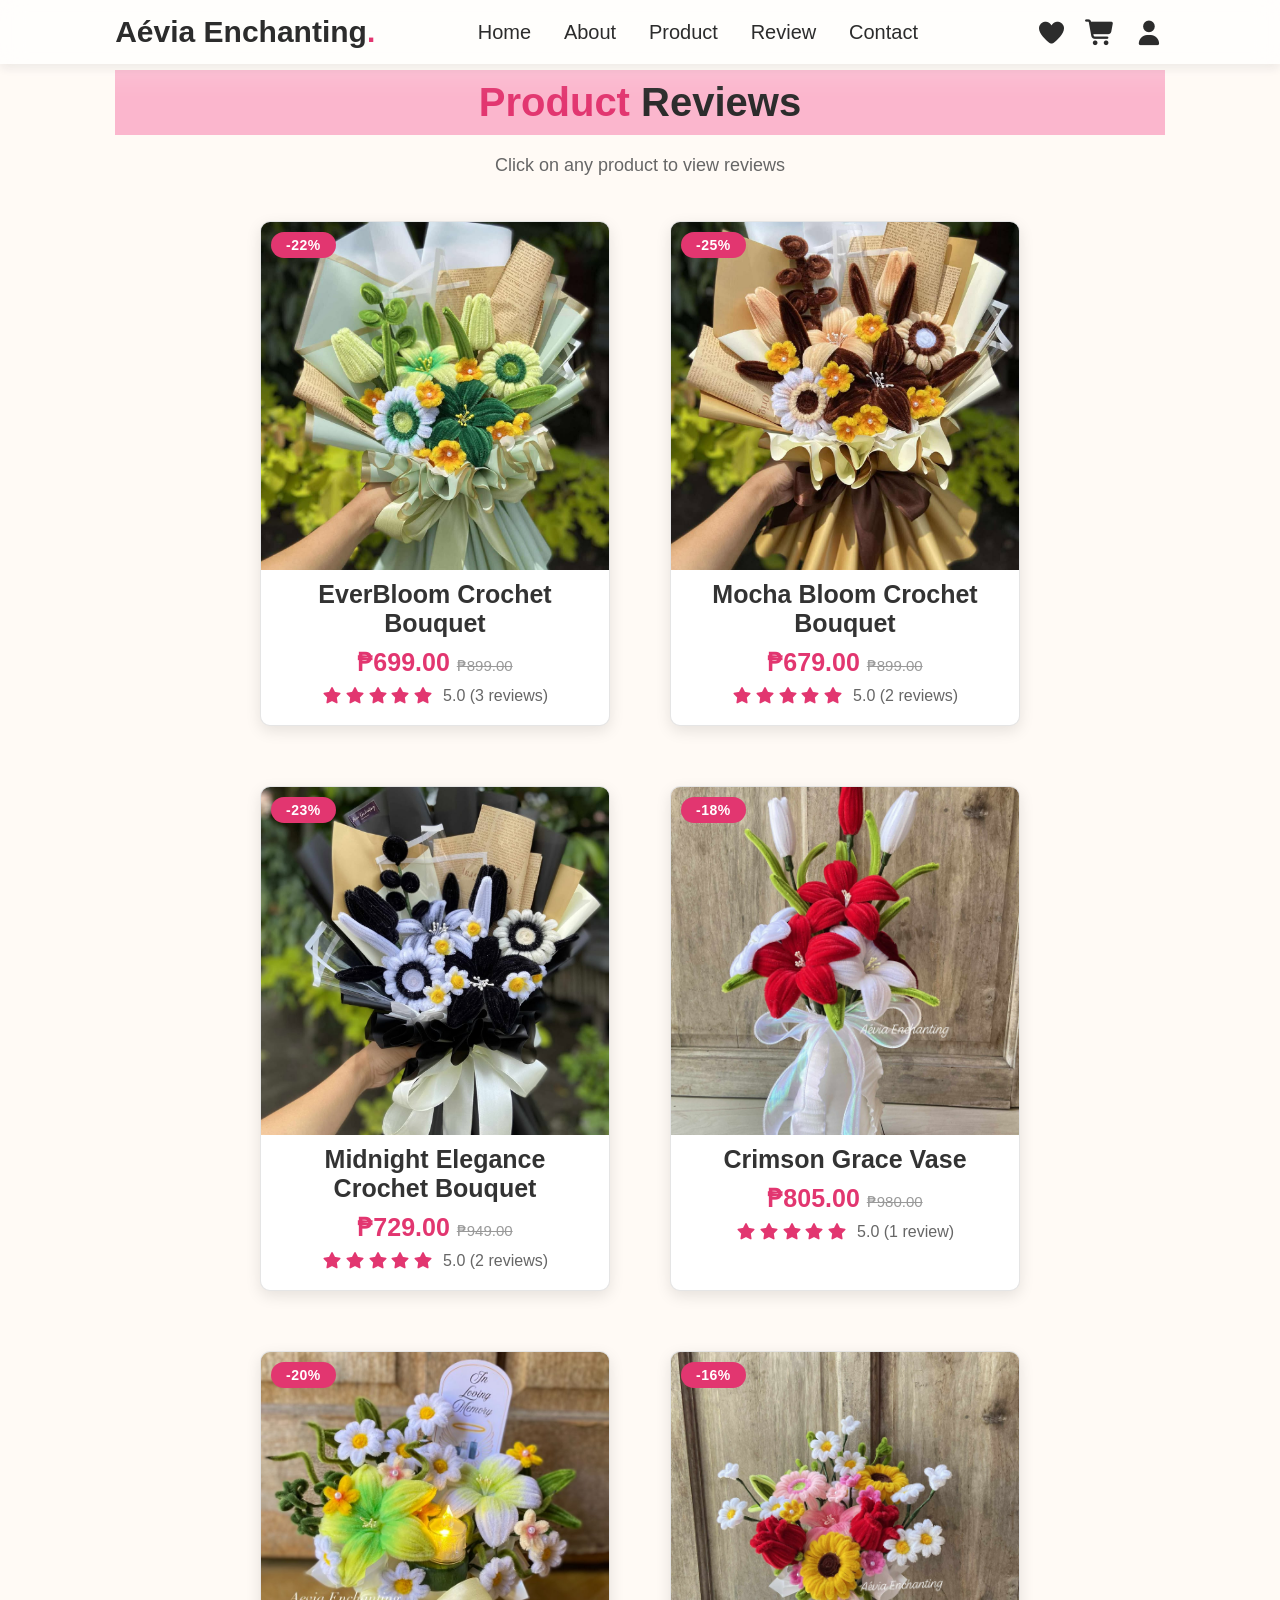
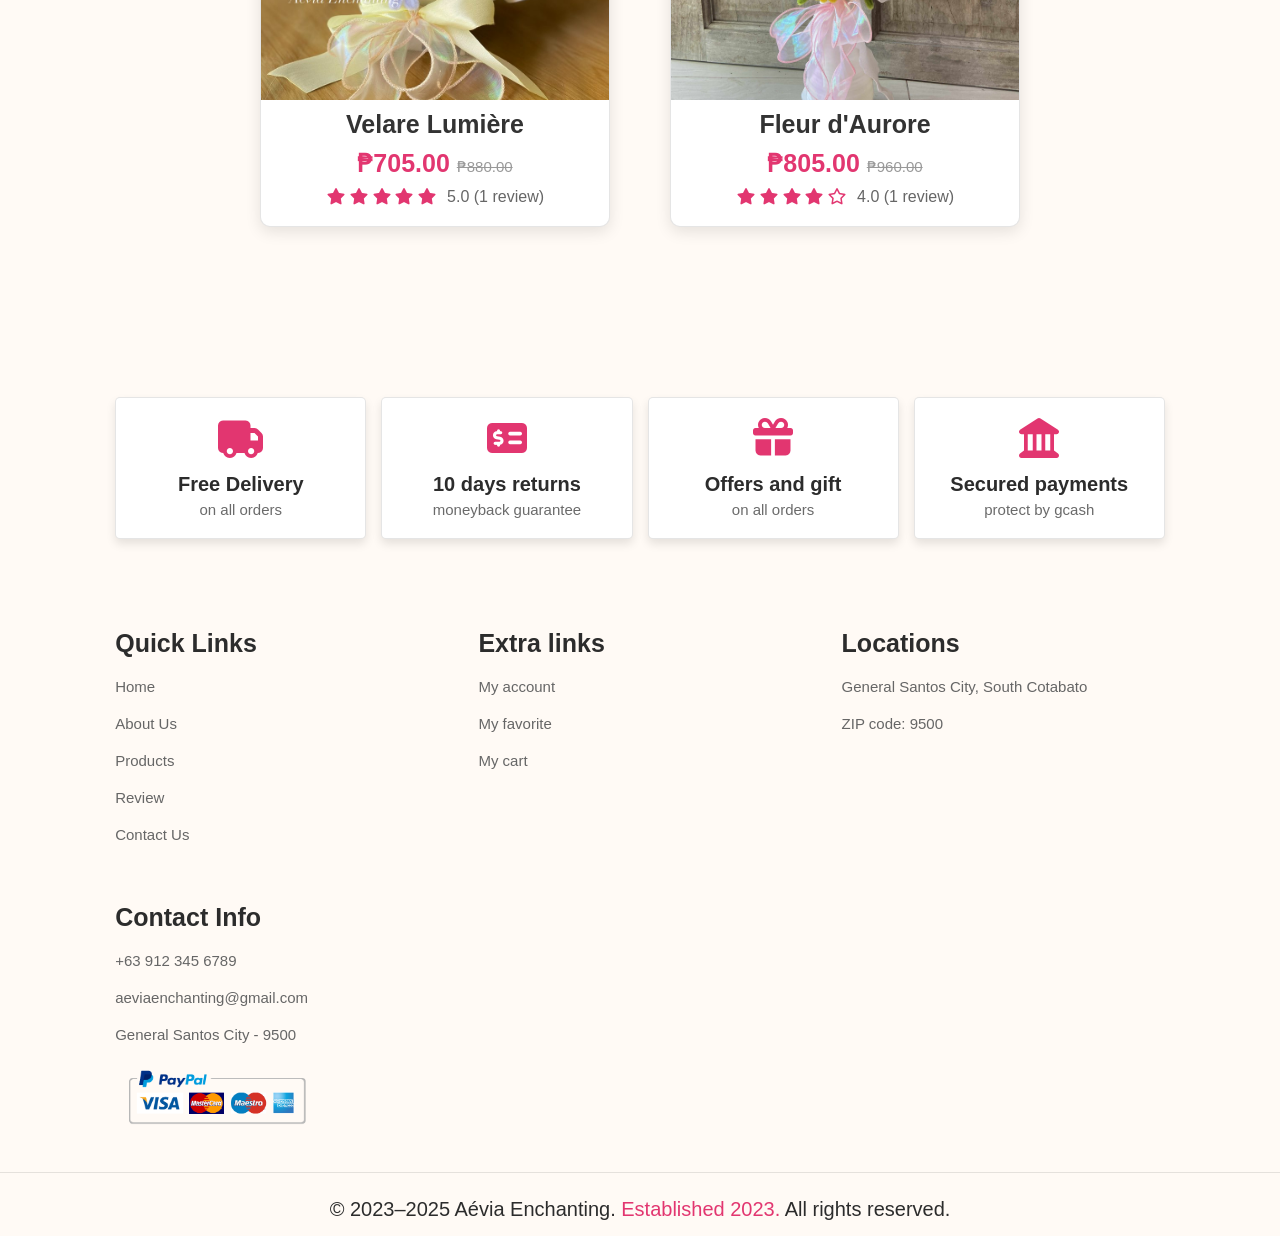
<file: src/Reviews.html>
<!DOCTYPE html>
<html lang="en">
<head>
    <meta charset="UTF-8">
    <meta name="viewport" content="width=device-width, initial-scale=1">
    <meta name="description" content="Honest customer reviews of Aévia Enchanting products. See what our clients say about our handcrafted bouquets, custom gifts, and unique floral creations.">
    <meta name="keywords" content="Aévia Enchanting, customer reviews, testimonials, product feedback, handcrafted bouquets, handmade gifts, crochet flowers, artisan floral arrangements, unique gifts, GenSan business, Philippines">
    <meta name="author" content="John Mark R. Kalugay">
    <link rel="stylesheet" href="../cdn/webfonts/all.min.css">
    <title>Reviews - Aévia Enchanting</title>
    <link rel="icon" type="image/x-icon" href="../assets/images/AE.jpg">
    <link rel="stylesheet" href="../Styles/AeviaEnStyles.css">
</head>

<body>
    <header>
        <input type="checkbox" id="menu-toggle">
        <label for="menu-toggle" class="menu-icon">
            <span></span>
            <span></span>
            <span></span>
        </label>

        <a href="#" class="logo">Aévia Enchanting<span>.</span></a>

        <nav class="navbar">
            <a href="../Index.html">Home</a>
            <a href="About.html">About</a>
            <a href="Products.html">Product</a>
            <a href="Reviews.html">Review</a>
            <a href="Contact.html">Contact</a>
        </nav>

        <div class="icons">
            <abbr title="Wish list"><a class="fas fa-heart" onclick="alert('Coming soon!')"></a></abbr>
            <abbr title="Cart"><a class="fas fa-shopping-cart" onclick="alert('Coming soon!')"></a></abbr>
            <abbr title="User Account"><a class="fas fa-user" onclick="document.getElementById('login-01').style.display='block'"></a></abbr> 
        </div>
    </header>

    <!--Modal-->
    <div id="login-01" class="modal-01">
        <a href="#close" class="modal-backdrop" onclick="document.getElementById('login-01').style.display='none'"></a>
        <div class="modal-container-login">
            <a href="#close" class="modal-close2" aria-label="Close" onclick="document.getElementById('login-01').style.display='none'">&times;</a>
            <div class="modal-content">

                <div class="modal-body-login">
                    <div class="login-form-section">
                        <div class="login-form">
                            <h3>Login Form</h3>
                            <form class="login-form-content" action="../MessageHTML/Loginform.html">
                                <div class="form-group-login">
                                    <label>Username</label>
                                    <input type="text" name="username" placeholder="Enter Username" required>
                                    <label>Password</label>
                                    <input type="password" name="password" placeholder="Enter Password" required>
                                </div>
                                <label class="remember-me">
                                    <input type="checkbox" checked="checked" name="remember"> Remember me 
                                </label>
                                <span class="psw"><a href="#">Forgot Password?</a></span>
                                <button type="submit" class="Submitbtn">Submit</button>

                            </form>
                            <div class="container">
                                <span class="DNT">Don't have an account? <a href="#" class="refa" onclick="document.getElementById('login-01').style.display='none'; document.getElementById('register-01').style.display='block'">Sign up here</a></span>
                            </div>
                        </div>
                    </div>
                </div>
            </div>
        </div>
    </div>


     <div id="register-01" class="modal-02">
        <a href="#close" class="modal-backdrop" onclick="document.getElementById('register-01').style.display='none'"></a>
        <div class="modal-container-login">
            <a href="#close" class="modal-close2" aria-label="Close" onclick="document.getElementById('register-01').style.display='none'">&times;</a>
            <div class="modal-content">

                <div class="modal-body-login">
                    <div class="login-form-section">
                        <div class="login-form">
                            <h3>Register Form</h3>
                            <form class="login-form-content" action="../MessageHTML/Register.html">
                                <div class="form-group-login">
                                    <label>Username</label>
                                    <input type="text" name="username" placeholder="Enter Username" required>
                                    <label>Email</label>
                                    <input type="email" name="email" placeholder="Enter Email" required>
                                    <label>Password</label>
                                    <input type="password" name="password" placeholder="Enter Password" required>
                                    <label>Confirm Password</label>
                                    <input type="password" name="password" placeholder="Enter Password" required>
                                </div>
                                <button type="submit" class="Submitbtn">Submit</button>

                            </form>
                            <div class="container">
                                <span class="DNT">Have already an account? <a href="#" class="refa" onclick="document.getElementById('register-01').style.display='none'; document.getElementById('login-01').style.display='block'">Login here</a></span>
                            </div>
                        </div>
                    </div>
                </div>
            </div>
        </div>
    </div>

    <section class="products" id="products">
        <h1 class="heading1"><span>Product</span> Reviews</h1>
        <p class="subtitle">Click on any product to view reviews</p>

        <div class="box-container">
            <a href="#product-1" class="box">
                <span class="discount">-22%</span>
                <div class="image">
                    <img src="../assets/images/product-1.jpg" alt="EverBloom Crochet Bouquet">
                </div>
                <div class="content">	
                    <h3>EverBloom Crochet Bouquet</h3>
                    <div class="price">₱699.00 <span>₱899.00</span></div>
                    <div class="rating-summary">
                        <div class="stars">
                            <i class="fas fa-star"></i>
                            <i class="fas fa-star"></i>
                            <i class="fas fa-star"></i>
                            <i class="fas fa-star"></i>
                            <i class="fas fa-star"></i>
                        </div>
                        <span class="rating-text">5.0 (3 reviews)</span>
                    </div>
                </div>
            </a>

            <a href="#product-2" class="box">
                <span class="discount">-25%</span>
                <div class="image">
                    <img src="../assets/images/product-2.jpg" alt="Mocha Bloom Crochet Bouquet">
                </div>
                <div class="content">
                    <h3>Mocha Bloom Crochet Bouquet</h3>
                    <div class="price">₱679.00 <span>₱899.00</span></div>
                    <div class="rating-summary">
                        <div class="stars">
                            <i class="fas fa-star"></i>
                            <i class="fas fa-star"></i>
                            <i class="fas fa-star"></i>
                            <i class="fas fa-star"></i>
                            <i class="fas fa-star"></i>
                        </div>
                        <span class="rating-text">5.0 (2 reviews)</span>
                    </div>
                </div>
            </a>

            <a href="#product-3" class="box">
                <span class="discount">-23%</span>
                <div class="image">
                    <img src="../assets/images/product-3.jpg" alt="Midnight Elegance Crochet Bouquet">
                </div>
                <div class="content">
                    <h3>Midnight Elegance Crochet Bouquet</h3>
                    <div class="price">₱729.00 <span>₱949.00</span></div>
                    <div class="rating-summary">
                        <div class="stars">
                            <i class="fas fa-star"></i>
                            <i class="fas fa-star"></i>
                            <i class="fas fa-star"></i>
                            <i class="fas fa-star"></i>
                            <i class="fas fa-star"></i>
                        </div>
                        <span class="rating-text">5.0 (2 reviews)</span>
                    </div>
                </div>
            </a>

            <a href="#product-4" class="box">
                <span class="discount">-18%</span>
                <div class="image">
                    <img src="../assets/images/productv-1.jpg" alt="Crimson Grace Vase">
                </div>
                <div class="content">
                    <h3>Crimson Grace Vase</h3>
                    <div class="price">₱805.00 <span>₱980.00</span></div>
                    <div class="rating-summary">
                        <div class="stars">
                            <i class="fas fa-star"></i>
                            <i class="fas fa-star"></i>
                            <i class="fas fa-star"></i>
                            <i class="fas fa-star"></i>
                            <i class="fas fa-star"></i>
                        </div>
                        <span class="rating-text">5.0 (1 review)</span>
                    </div>
                </div>
            </a>

            <a href="#product-5" class="box">
                <span class="discount">-20%</span>
                <div class="image">
                    <img src="../assets/images/Special-1.jpg" alt="Velare Lumière">
                </div>
                <div class="content">
                    <h3>Velare Lumière</h3>
                    <div class="price">₱705.00 <span>₱880.00</span></div>
                    <div class="rating-summary">
                        <div class="stars">
                            <i class="fas fa-star"></i>
                            <i class="fas fa-star"></i>
                            <i class="fas fa-star"></i>
                            <i class="fas fa-star"></i>
                            <i class="fas fa-star"></i>
                        </div>
                        <span class="rating-text">5.0 (1 review)</span>
                    </div>
                </div>
            </a>

            <a href="#product-6" class="box">
                <span class="discount">-16%</span>
                <div class="image">
                    <img src="../assets/images/productv-2.jpg" alt="Fleur d'Aurore">
                </div>
                <div class="content">
                    <h3>Fleur d'Aurore</h3>
                    <div class="price">₱805.00 <span>₱960.00</span></div>
                    <div class="rating-summary">
                        <div class="stars">
                            <i class="fas fa-star"></i>
                            <i class="fas fa-star"></i>
                            <i class="fas fa-star"></i>
                            <i class="fas fa-star"></i>
                            <i class="far fa-star"></i>
                        </div>
                        <span class="rating-text">4.0 (1 review)</span>
                    </div>
                </div>
            </a>
        </div>
    </section>


    <!--Product Review Modals-->
    <div id="product-1" class="modal">
        <a href="#close" class="modal-backdrop"></a>
        <div class="modal-container">
            <a href="#close" class="modal-close" aria-label="Close">&times;</a>
            <div class="modal-content">
                <div class="modal-header">
                    <img src="../assets/images/product-1.jpg" alt="EverBloom Crochet Bouquet">
                    <div class="modal-product-info">
                        <h2>EverBloom Crochet Bouquet</h2>
                        <div class="price">₱699.00 <span>₱899.00</span></div>
                        <div class="rating-summary">
                            <div class="stars">
                                <i class="fas fa-star"></i>
                                <i class="fas fa-star"></i>
                                <i class="fas fa-star"></i>
                                <i class="fas fa-star"></i>
                                <i class="fas fa-star"></i>
                            </div>
                            <span class="rating-text">5.0 (3 reviews)</span>
                        </div>
                    </div>
                </div>

                <div class="modal-body">
                    <div class="reviews-section">
                        <h3>Customer Reviews</h3>
                        
                        <div class="review-item">
                            <div class="review-header">
                                <div class="reviewer-info">
                                    <img src="../assets/images/user-1.jpg" alt="Carlo Mendez">
                                    <div class="reviewer-details">
                                        <h4>Chino Paay</h4>
                                        <span class="date">October 15, 2024</span>
                                    </div>
                                </div>
                                <div class="review-stars">
                                    <i class="fas fa-star"></i>
                                    <i class="fas fa-star"></i>
                                    <i class="fas fa-star"></i>
                                    <i class="fas fa-star"></i>
                                    <i class="fas fa-star"></i>
                                </div>
                            </div>
                            <div class="review-content">
                                I ordered this for my girlfriend's birthday and she absolutely loved it! The colors are vibrant, the craftsmanship is impeccable, and it looks even better in person. Worth every peso!
                            </div>
                        </div>

                        <div class="review-item">
                            <div class="review-header">
                                <div class="reviewer-info">
                                    <img src="../assets/images/user-2.jpg" alt="Maria Santos">
                                    <div class="reviewer-details">
                                        <h4>Nilo Butay</h4>
                                        <span class="date">October 20, 2024</span>
                                    </div>
                                </div>
                                <div class="review-stars">
                                    <i class="fas fa-star"></i>
                                    <i class="fas fa-star"></i>
                                    <i class="fas fa-star"></i>
                                    <i class="fas fa-star"></i>
                                    <i class="fas fa-star"></i>
                                </div>
                            </div>
                            <div class="review-content">
                                Beautiful bouquet! The quality exceeded my expectations. It arrived perfectly packaged and looks amazing. I've already recommended Aévia Enchanting to my friends!
                            </div>
                        </div>

                        <div class="review-item">
                            <div class="review-header">
                                <div class="reviewer-info">
                                    <img src="../assets/images/user-3.jpg" alt="James Rodriguez">
                                    <div class="reviewer-details">
                                        <h4>Lebleb Macalintal</h4>
                                        <span class="date">October 25, 2024</span>
                                    </div>
                                </div>
                                <div class="review-stars">
                                    <i class="fas fa-star"></i>
                                    <i class="fas fa-star"></i>
                                    <i class="fas fa-star"></i>
                                    <i class="fas fa-star"></i>
                                    <i class="fas fa-star"></i>
                                </div>
                            </div>
                            <div class="review-content">
                                Perfect gift! The attention to detail is incredible. Each flower is handcrafted with care and you can really tell. My mom displays it proudly in her living room.
                            </div>
                        </div>
                    </div>

                    <div class="add-review-section">
                        <h3>Write Your Review</h3>
                        <form class="add-review-form" action="../MessageHTML/Addrevnotif.html">
                            <div class="form-group">
                                <label>Your Name</label>
                                <input type="text" placeholder="Enter your name" required>
                            </div>
                            <div class="form-group">
                                <label>Rating</label>
                                <select name="rating" required>
                                    <option value="">Select Rating</option>
                                    <option value="5">⭐⭐⭐⭐⭐</option>
                                    <option value="4">⭐⭐⭐⭐</option>
                                    <option value="3">⭐⭐⭐</option>
                                    <option value="2">⭐⭐</option>
                                    <option value="1">⭐</option>
                                </select>
                            </div>
                            <div class="form-group">
                                <label>Your Review</label>
                                <textarea placeholder="Share your experience with this product..." required></textarea>
                            </div>
                            <button type="submit" class="submit-review-btn">Submit Review</button>
                        </form>
                    </div>
                </div>
            </div>
        </div>
    </div>

    <div id="product-2" class="modal">
        <a href="#close" class="modal-backdrop"></a>
        <div class="modal-container">
            <a href="#close" class="modal-close" aria-label="Close">&times;</a>
            <div class="modal-content">
                <div class="modal-header">
                    <img src="../assets/images/product-2.jpg" alt="Mocha Bloom Crochet Bouquet">
                    <div class="modal-product-info">
                        <h2>Mocha Bloom Crochet Bouquet</h2>
                        <div class="price">₱679.00 <span>₱899.00</span></div>
                        <div class="rating-summary">
                            <div class="stars">
                                <i class="fas fa-star"></i>
                                <i class="fas fa-star"></i>
                                <i class="fas fa-star"></i>
                                <i class="fas fa-star"></i>
                                <i class="fas fa-star"></i>
                            </div>
                            <span class="rating-text">5.0 (2 reviews)</span>
                        </div>
                    </div>
                </div>

                <div class="modal-body">
                    <div class="reviews-section">
                        <h3>Customer Reviews</h3>

                        <div class="review-item">
                            <div class="review-header">
                                <div class="reviewer-info">
                                    <img src="../assets/images/user-4.jpg" alt="Ana Marie Garcia">
                                    <div class="reviewer-details">
                                        <h4>Gado Maderazo</h4>
                                        <span class="date">October 18, 2024</span>
                                    </div>
                                </div>
                                <div class="review-stars">
                                    <i class="fas fa-star"></i>
                                    <i class="fas fa-star"></i>
                                    <i class="fas fa-star"></i>
                                    <i class="fas fa-star"></i>
                                    <i class="fas fa-star"></i>
                                </div>
                            </div>
                            <div class="review-content">
                                The Mocha Bloom is absolutely beautiful! The neutral brown tones match my home decor perfectly. The attention to detail in each flower is amazing. Best purchase ever!
                            </div>
                        </div>

                        <div class="review-item">
                            <div class="review-header">
                                <div class="reviewer-info">
                                    <img src="../assets/images/user-5.jpg" alt="Patricia Reyes">
                                    <div class="reviewer-details">
                                        <h4>Marry Grace Piattos</h4>
                                        <span class="date">October 22, 2024</span>
                                    </div>
                                </div>
                                <div class="review-stars">
                                    <i class="fas fa-star"></i>
                                    <i class="fas fa-star"></i>
                                    <i class="fas fa-star"></i>
                                    <i class="fas fa-star"></i>
                                    <i class="fas fa-star"></i>
                                </div>
                            </div>
                            <div class="review-content">
                                Love the elegant and classy look! The quality is outstanding and it's a conversation starter whenever I have guests over. Highly recommend!
                            </div>
                        </div>
                    </div>

                    <div class="add-review-section">
                        <h3>Write Your Review</h3>
                        <form class="add-review-form" action="../MessageHTML/Addrevnotif.html">
                            <div class="form-group">
                                <label>Your Name</label>
                                <input type="text" placeholder="Enter your name" required>
                            </div>
                            <div class="form-group">
                                <label>Rating</label>
                                <select name="rating" required>
                                    <option value="">Select Rating</option>
                                    <option value="5">⭐⭐⭐⭐⭐</option>
                                    <option value="4">⭐⭐⭐⭐</option>
                                    <option value="3">⭐⭐⭐</option>
                                    <option value="2">⭐⭐</option>
                                    <option value="1">⭐</option>
                                </select>
                            </div>
                            <div class="form-group">
                                <label>Your Review</label>
                                <textarea placeholder="Share your experience with this product..." required></textarea>
                            </div>
                            <button type="submit" class="submit-review-btn">Submit Review</button>
                        </form>
                    </div>
                </div>
            </div>
        </div>
    </div>

    <div id="product-3" class="modal">
        <a href="#close" class="modal-backdrop"></a>
        <div class="modal-container">
            <a href="#close" class="modal-close" aria-label="Close">&times;</a>
            <div class="modal-content">
                <div class="modal-header">
                    <img src="../assets/images/product-3.jpg" alt="Midnight Elegance Crochet Bouquet">
                    <div class="modal-product-info">
                        <h2>Midnight Elegance Crochet Bouquet</h2>
                        <div class="price">₱729.00 <span>₱949.00</span></div>
                        <div class="rating-summary">
                            <div class="stars">
                                <i class="fas fa-star"></i>
                                <i class="fas fa-star"></i>
                                <i class="fas fa-star"></i> 
                                <i class="fas fa-star"></i>
                                <i class="fas fa-star"></i>
                            </div>
                            <span class="rating-text">5.0 (2 reviews)</span>
                        </div>
                    </div>
                </div>

                <div class="modal-body">
                    <div class="reviews-section">
                        <h3>Customer Reviews</h3>

                        <div class="review-item">
                            <div class="review-header">
                                <div class="reviewer-info">
                                    <img src="../assets/images/user-6.jpg" alt="Sofia Reyes">
                                    <div class="reviewer-details">
                                        <h4>Makati Fu. Kiko</h4>
                                        <span class="date">October 12, 2024</span>
                                    </div>
                                </div>
                                <div class="review-stars">
                                    <i class="fas fa-star"></i>
                                    <i class="fas fa-star"></i>
                                    <i class="fas fa-star"></i>
                                    <i class="fas fa-star"></i>
                                    <i class="fas fa-star"></i>
                                </div>
                            </div>
                            <div class="review-content">
                                The Midnight Elegance is stunning! The black flowers are so elegant and unique. I display it on my coffee table and everyone who visits asks where I got it. Highly recommend!
                            </div>
                        </div>

                        <div class="review-item">
                            <div class="review-header">
                                <div class="reviewer-info">
                                    <img src="../assets/images/user-7.jpg" alt="Gabriel Cruz">
                                    <div class="reviewer-details">
                                        <h4>Gabriel Cruz</h4>
                                        <span class="date">October 28, 2024</span>
                                    </div>
                                </div>
                                <div class="review-stars">
                                    <i class="fas fa-star"></i>
                                    <i class="fas fa-star"></i>
                                    <i class="fas fa-star"></i>
                                    <i class="fas fa-star"></i>
                                    <i class="fas fa-star"></i>
                                </div>
                            </div>
                            <div class="review-content">
                                Bought this as a gift for a gothic-themed party and it was perfect! Very unique and beautifully crafted. The recipient loved it!
                            </div>
                        </div>
                    </div>

                    <div class="add-review-section">
                        <h3>Write Your Review</h3>
                        <form class="add-review-form" action="../MessageHTML/Addrevnotif.html">
                            <div class="form-group">
                                <label>Your Name</label>
                                <input type="text" placeholder="Enter your name" required>
                            </div>
                            <div class="form-group">
                                <label>Rating</label>
                                <select name="rating" required>
                                    <option value="">Select Rating</option>
                                    <option value="5">⭐⭐⭐⭐⭐</option>
                                    <option value="4">⭐⭐⭐⭐</option>
                                    <option value="3">⭐⭐⭐</option>
                                    <option value="2">⭐⭐</option>
                                    <option value="1">⭐</option>
                                </select>
                            </div>
                            <div class="form-group">
                                <label>Your Review</label>
                                <textarea placeholder="Share your experience with this product..." required></textarea>
                            </div>
                            <button type="submit" class="submit-review-btn">Submit Review</button>
                        </form>
                    </div>
                </div>
            </div>
        </div>
    </div>

    <div id="product-4" class="modal">
        <a href="#close" class="modal-backdrop"></a>
        <div class="modal-container">
            <a href="#close" class="modal-close" aria-label="Close">&times;</a>
            <div class="modal-content">
                <div class="modal-header">
                    <img src="../assets/images/productv-1.jpg" alt="Crimson Grace Vase">
                    <div class="modal-product-info">
                        <h2>Crimson Grace Vase</h2>
                        <div class="price">₱805.00 <span>₱980.00</span></div>
                        <div class="rating-summary">
                            <div class="stars">
                                <i class="fas fa-star"></i>
                                <i class="fas fa-star"></i>
                                <i class="fas fa-star"></i>
                                <i class="fas fa-star"></i>
                                <i class="fas fa-star"></i>
                            </div>
                            <span class="rating-text">5.0 (1 review)</span>
                        </div>
                    </div>
                </div>

                <div class="modal-body">
                    <div class="reviews-section">
                        <h3>Customer Reviews</h3>

                        <div class="review-item">
                            <div class="review-header">
                                <div class="reviewer-info">
                                    <img src="../assets/images/user-8.jpg" alt="Jessica Torres">
                                    <div class="reviewer-details">
                                        <h4>Humba Roque</h4>
                                        <span class="date">October 16, 2024</span>
                                    </div>
                                </div>
                                <div class="review-stars">
                                    <i class="fas fa-star"></i>
                                    <i class="fas fa-star"></i>
                                    <i class="fas fa-star"></i>
                                    <i class="fas fa-star"></i>
                                    <i class="fas fa-star"></i>
                                </div>
                            </div>
                            <div class="review-content">
                                I bought this as a gift for my mom, and she cried happy tears! The arrangement is gorgeous, the vase is beautiful, and the fact that it lasts forever makes it extra special.
                            </div>
                        </div>
                    </div>

                    <div class="add-review-section">
                        <h3>Write Your Review</h3>
                        <form class="add-review-form" action="../MessageHTML/Addrevnotif.html">
                            <div class="form-group">
                                <label>Your Name</label>
                                <input type="text" placeholder="Enter your name" required>
                            </div>
                            <div class="form-group">
                                <label>Rating</label>
                                <select name="rating" required>
                                    <option value="">Select Rating</option>
                                    <option value="5">⭐⭐⭐⭐⭐</option>
                                    <option value="4">⭐⭐⭐⭐</option>
                                    <option value="3">⭐⭐⭐</option>
                                    <option value="2">⭐⭐</option>
                                    <option value="1">⭐</option>
                                </select>
                            </div>
                            <div class="form-group">
                                <label>Your Review</label>
                                <textarea placeholder="Share your experience with this product..." required></textarea>
                            </div>
                            <button type="submit" class="submit-review-btn">Submit Review</button>
                        </form>
                    </div>
                </div>
            </div>
        </div>
    </div>

    <div id="product-5" class="modal">
        <a href="#close" class="modal-backdrop"></a>
        <div class="modal-container">
            <a href="#close" class="modal-close" aria-label="Close">&times;</a>
            <div class="modal-content">
                <div class="modal-header">
                    <img src="../assets/images/Special-1.jpg" alt="Velare Lumière">
                    <div class="modal-product-info">
                        <h2>Velare Lumière</h2>
                        <div class="price">₱705.00 <span>₱880.00</span></div>
                        <div class="rating-summary">
                            <div class="stars">
                                <i class="fas fa-star"></i>
                                <i class="fas fa-star"></i>
                                <i class="fas fa-star"></i>
                                <i class="fas fa-star"></i>
                                <i class="fas fa-star"></i>
                            </div>
                            <span class="rating-text">5.0 (1 review)</span>
                        </div>
                    </div>
                </div>

                <div class="modal-body">
                    <div class="reviews-section">
                        <h3>Customer Reviews</h3>

                        <div class="review-item">
                            <div class="review-header">
                                <div class="reviewer-info">
                                    <img src="../assets/images/user-9.jpg" alt="Rafael Domingo">
                                    <div class="reviewer-details">
                                        <h4>Nicolat Toreret</h4>
                                        <span class="date">October 19, 2024</span>
                                    </div>
                                </div>
                                <div class="review-stars">
                                    <i class="fas fa-star"></i>
                                    <i class="fas fa-star"></i>
                                    <i class="fas fa-star"></i>
                                    <i class="fas fa-star"></i>
                                    <i class="fas fa-star"></i>
                                </div>
                            </div>
                            <div class="review-content">
                                 I ordered this in memory of my late mother and brought it when I visited her grave. The craftsmanship is incredible, and the arrangement looks so elegant. Thank you, Aévia Enchanting, for creating something so special.                            </div>
                        </div>
                    </div>

                    <div class="add-review-section">
                        <h3>Write Your Review</h3>
                        <form class="add-review-form" action="../MessageHTML/Addrevnotif.html">
                            <div class="form-group">
                                <label>Your Name</label>
                                <input type="text" placeholder="Enter your name" required>
                            </div>
                            <div class="form-group">
                                <label>Rating</label>
                                <select name="rating" required>
                                    <option value="">Select Rating</option>
                                    <option value="5">⭐⭐⭐⭐⭐</option>
                                    <option value="4">⭐⭐⭐⭐</option>
                                    <option value="3">⭐⭐⭐</option>
                                    <option value="2">⭐⭐</option>
                                    <option value="1">⭐</option>
                                </select>
                            </div>
                            <div class="form-group">
                                <label>Your Review</label>
                                <textarea placeholder="Share your experience with this product..." required></textarea>
                            </div>
                            <button type="submit" class="submit-review-btn">Submit Review</button>
                        </form>
                    </div>
                </div>
            </div>
        </div>
    </div>

    <div id="product-6" class="modal">
        <a href="#close" class="modal-backdrop"></a>
        <div class="modal-container">
            <a href="#close" class="modal-close" aria-label="Close">&times;</a>
            <div class="modal-content">
                <div class="modal-header">
                    <img src="../assets/images/productv-2.jpg" alt="Fleur d'Aurore">
                    <div class="modal-product-info">
                        <h2>Fleur d'Aurore</h2>
                        <div class="price">₱805.00 <span>₱960.00</span></div>
                        <div class="rating-summary">
                            <div class="stars">
                                <i class="fas fa-star"></i>
                                <i class="fas fa-star"></i>
                                <i class="fas fa-star"></i>
                                <i class="fas fa-star"></i>
                                <i class="far fa-star"></i>
                            </div>
                            <span class="rating-text">4.0 (1 review)</span>
                        </div>
                    </div>
                </div>

                <div class="modal-body">
                    <div class="reviews-section">
                        <h3>Customer Reviews</h3>

                        <div class="review-item">
                            <div class="review-header">
                                <div class="reviewer-info">
                                    <img src="../assets/images/user-10.jpg" alt="Isabelle Fernandez">
                                    <div class="reviewer-details">
                                        <h4>Tyna Murane</h4>
                                        <span class="date">October 21, 2024</span>
                                    </div>
                                </div>
                                <div class="review-stars">
                                    <i class="fas fa-star"></i>
                                    <i class="fas fa-star"></i>
                                    <i class="fas fa-star"></i>
                                    <i class="fas fa-star"></i>
                                    <i class="far fa-star"></i>
                                </div>
                            </div>
                            <div class="review-content">
                                The Fleur d'Aurore is gorgeous! The pastel colors are dreamy and romantic. Beautiful packaging. Only minor issue was a small loose thread, but overall very satisfied!
                            </div>
                        </div>
                    </div>

                    <div class="add-review-section">
                        <h3>Write Your Review</h3>
                        <form class="add-review-form" action="../MessageHTML/Addrevnotif.html">
                            <div class="form-group">
                                <label>Your Name</label>
                                <input type="text" placeholder="Enter your name" required>
                            </div>
                            <div class="form-group">
                                <label>Rating</label>
                                <select name="rating" required>
                                    <option value="">Select Rating</option>
                                    <option value="5">⭐⭐⭐⭐⭐</option>
                                    <option value="4">⭐⭐⭐⭐</option>
                                    <option value="3">⭐⭐⭐</option>
                                    <option value="2">⭐⭐</option>
                                    <option value="1">⭐</option>
                                </select>
                            </div>
                            <div class="form-group">
                                <label>Your Review</label>
                                <textarea placeholder="Share your experience with this product..." required></textarea>
                            </div>
                            <button type="submit" class="submit-review-btn">Submit Review</button>
                        </form>
                    </div>
                </div>
            </div>
        </div>
    </div>

    <section class="icons-container">
        <div class="icon">
            <i class="fas fa-truck"></i>
            <div class="info">
                <h3>Free Delivery</h3>
                <span>on all orders</span>
            </div>
        </div>

        <div class="icon">
            <i class="fas fa-money-check-alt"></i>
            <div class="info">
                <h3>10 days returns</h3>
                <span>moneyback guarantee</span>
            </div>
        </div>

        <div class="icon">
            <i class="fas fa-gift"></i>
            <div class="info">
                <h3>Offers and gift</h3>
                <span>on all orders</span>
            </div>
        </div>

        <div class="icon">
            <i class="fas fa-landmark"></i>
            <div class="info">
                <h3>Secured payments</h3>
                <span>protect by gcash</span>
            </div>
        </div>
    </section>

    <section class="footer">
        <div class="box-container">
            <div class="box">
                <h3>Quick Links</h3>
                <a href="../Index.html">Home</a>
                <a href="About.html">About Us</a>
                <a href="Products.html">Products</a>
                <a href="Reviews.html">Review</a>
                <a href="Contact.html">Contact Us</a>
            </div>

            <div class="box">
                <h3>Extra links</h3>
                <a onclick="document.getElementById('login-01').style.display='block'">My account</a>
                <a onclick="alert('Coming soon!')">My favorite</a>
                <a onclick="alert('Coming soon!')">My cart</a>
            </div>

            <div class="box">
                <h3>Locations</h3>
                <p>General Santos City, South Cotabato</p>
                <p>ZIP code: 9500</p>
            </div>

            <div class="box">
                <h3>Contact Info</h3>
                <p>+63 912 345 6789</p>
                <p>aeviaenchanting@gmail.com</p>
                <p>General Santos City - 9500</p>
                <img src="../assets/images/paypal-1.png" alt="">
            </div>
        </div>
    </section>
    
    <footer class="footer-credit">
        <div class="credit">© 2023–2025 Aévia Enchanting. <span>Established 2023.</span> All rights reserved.</div>
    </footer>
</body>
</html>
</file>
<file: Styles/AeviaEnStyles.css>
:root {
  /* Floral Pink Color Variables */
--floral-pink: hsl(340, 75%, 55%);
--floral-pink-light: hsl(340, 90%, 85%);
--floral-pink-dark: hsl(340, 70%, 40%);

/* Primary Colors */
--background: #FFFAF5;
--text-primary: #2C2C2C;
--brand-accent: var(--floral-pink);

/* Secondary/Accent Colors */
--rose-gold: var(--floral-pink);

/* Interactive States */
--hover-dark: var(--floral-pink-dark);

/* Button Colors */
--button-primary-bg: var(--floral-pink);
--button-primary-text: #FFF5EB;
--button-primary-hover: var(--floral-pink-dark);

/* Navigation */
--nav-link-hover: var(--floral-pink);

/* Icon Colors */
--icon-default: #2C2C2C;
--icon-hover: var(--floral-pink);
}

* {
    margin: 0;
    padding: 0;
    box-sizing: border-box;
    font-family: Arial, Helvetica, sans-serif;
    outline: none;
    text-decoration: none;
    transition: .2s linear;
}

html {
    font-size: 62.5%;
    scroll-behavior: smooth;
    scroll-padding-top: 6rem;
    overflow-x: hidden; 
    background-color: var(--background);
}

section {
    padding: 2rem 9%;
}

.heading, .heading1 {
    text-align: center;
    font-size: 4rem;
    color: var(--text-primary);
    padding: 1rem;
    margin: 2rem 0;
    background: rgba(255, 51, 153, .05);
}

.heading span, .heading1 span {
    color: var(--rose-gold);
}

.btn{
    display: inline-block;
    margin-top: 1rem;
    border-radius: 5rem;
    background: var(--button-primary-bg);
    color: var(--button-primary-text);
    padding: .9rem 3.5rem;
    cursor: pointer;
    font-size: 1.7rem;
}

.btn:hover{
    background: var(--button-primary-hover);
    transform: scale(1.1);
    transition: 0.5s;
}

/* Header */
header {
    position: fixed;
    top: 0; left: 0; right: 0;
    background: rgba(255,255,255,0.7);
    color: var(--text-primary);
    padding: 1.5rem 9%;
    display: flex;
    align-items: center;
    justify-content: space-between;
    z-index: 1000;
    box-shadow: 0 8px 32px 0 rgba(255,255,255,0.25), 0 .5rem 1rem rgba(0,0,0,.08);
    backdrop-filter: blur(12px);
    -webkit-backdrop-filter: blur(12px);
}

header .logo{
    font-size: 3rem;
    color: var(--text-primary);
    font-weight: bolder;
}

header .logo span{
    color: var(--brand-accent);
}

header .navbar a{
    font-size: 2rem;
    padding:0 1.5rem;
    color: var(--text-primary);
    position: relative;
}

header .navbar a::after {
    content: '';
    position: absolute;
    width: 0;
    height: 2px;
    background: var(--hover-dark);
    left: 50%;
    bottom: -5px;
    transform: translateX(-50%);
    transition: 0.3s ease;
}

header .navbar a:hover{
    color: var(--hover-dark);
}

header .navbar a:hover::after { 
    width: 100%;
}

header .icons a{
    font-size: 2.5rem;
    color: var(--icon-default);
    margin-left: 1.5rem;
}

header .icons a:hover{
    color: var(--hover-dark);
}

header #menu-toggle{
    display: none;
}

.menu-icon {
    display: none;
    flex-direction: column;
    cursor: pointer;
    width: 30px;
    height: 24px;
    position: relative;
    z-index: 1020;
}

.menu-icon span {
    display: block;
    width: 100%;
    height: 3px;
    background-color: #333;
    margin-bottom: 4px;
    transition: all 0.3s ease;
    border-radius: 2px;
}

.menu-icon span:last-child {
    margin-bottom: 0;
}

#menu-toggle:checked ~ .menu-icon span:nth-child(1) {
    transform: rotate(45deg) translate(5px, 5px);
}

#menu-toggle:checked ~ .menu-icon span:nth-child(2) {
    opacity: 0;
}

#menu-toggle:checked ~ .menu-icon span:nth-child(3) {
    transform: rotate(-45deg) translate(7px, -6px);
}

/* Home */
.home, .thankyouu{
    position: relative;
    background: url(../assets/images/hero-floral.jpg) no-repeat center center/cover;
    overflow: hidden;
    z-index: 0;
    padding: 5rem 2rem;
    display: flex;
    align-items: center;
    min-height: 100vh;
    justify-content: center;
}

.home::before, .thankyouu::before {
    content: "";
    position: absolute;
    inset: 0;
    background: inherit;
    transform: scale(1.1);
    z-index: -2;
}

.home::after, .thankyouu::after {
    content: "";
    position: absolute;
    inset: 0;
    background: rgba(255, 255, 255, 0.6);
    z-index: -1;
}

.home .content, .thankyouu-content{
    max-width: 80rem;
    margin-top: 110px;
    text-align: center;
}

.home .content h3{
    font-size: 7.5rem;
    color: var(--icon-default);
    font-weight: bolder;
}

.thankyouu .thankyouu-content h3{
    font-size: 6.22rem;
    color: var(--icon-default);
    font-weight: bolder;
}

.home .content span{
    font-size: 2.7rem;
    color: var(--floral-pink);
    padding: 1rem 0;
    line-height: 1.5;
    font-weight: lighter;
}

.home .content, .thankyouu p{
    font-size: 2.2rem;
    color: var(--floral-pink);
    padding: 1rem 0;
    line-height: 1.5;
    font-weight: 600;
}

/* About */
.about {
    background: var(--background);
}

.about .heading{
    margin-top: 5rem;
    background: var(--floral-pink-light);
}

.about .row {
    display: flex;
    align-items: flex-start;
    justify-content: space-between;
    gap: 3rem;
    flex-wrap: wrap;
    padding: 2rem 0;
    padding-bottom: 3rem;
}

.about .row .video-container {
    flex: 1 1 40rem;
    position: relative;
    max-width: 400px;
    margin: 0 auto;
    padding: 1rem;
}

.about .row .video-container video {
    width: 90%;
    border: 0.8rem solid #fff;
    border-radius: 1rem;
    box-shadow: 0 .5rem 1.5rem rgba(0,0,0,.15);
    aspect-ratio: 4/5;
    object-fit: cover;
    display: block;
    margin: 0 auto;
}

.about .row .video-container h3 {
    position: absolute;
    top: 60%; left: 50%; transform: translate(-50%, -50%);
    font-size: 2.6rem;
    background: #fff;
    width: 85%;
    padding: .5rem 1.5rem;
    text-align: center;
    mix-blend-mode: screen;
}

.about .row .content {
    flex: 1 1 40rem;
    padding: 5.5rem;

}

.about .row .content h2 {
    font-size: 3rem;
    color: var(--text-primary);
    margin-bottom: 2rem;
    position: relative;
    display: inline-block;
}

.about .row .content h2::after {
    content: '';
    position: absolute;
    width: 0;
    height: 2px;
    background: var(--hover-dark);
    left: 50%;
    bottom: -5px;
    transform: translateX(-50%);
    transition: width 0.3s ease;
}

.about .row .content p {
    font-size: 1.8rem;
    color: var(--text-primary);
    padding: .5rem 0;
    line-height: 1.8;
    margin-bottom: 1.5rem;
}

.about.white-bg {
    background: var(--background);
}

.review .box-container .box .user h3{
    font-size: 1.5rem;
    color: var(--text-primary);
}

.center-text{
    text-align: center;
}

/* Product */
.products .heading{
    margin-top: 1rem;
    background: var(--floral-pink-light);
}

.products .box-container {
    margin-top: 45px;
    display: flex;
    flex-wrap: wrap;
    gap: 6rem;
    padding-bottom: 100px;
    justify-content: center;
}

.products .box-container .box {
    flex: 0 1 35rem;
    box-shadow: 0 .5rem 1.5rem rgba(0,0,0,.1);
    border-radius: 1rem;
    border: .1rem solid rgba(0,0,0,.1);
    position: relative;
    background: #fff;
    overflow: hidden;
    transition: all 0.3s ease;
}

.products .box-container .box:hover {
    transform: translateY(-5px);
    box-shadow: 0 1rem 2rem rgba(0,0,0,.15);
    cursor: pointer;
}

.products .box-container .box .discount {
    position: absolute;
    top: 1rem; 
    left: 1rem;
    padding: .5rem 1.5rem;
    font-size: 1.4rem;
    color: #fff;
    background: var(--rose-gold);
    z-index: 2;
    border-radius: 2rem;
    font-weight: 600;
    letter-spacing: 0.5px;
}

.products .box-container .box .image {
    position: relative;
    text-align: center;
    overflow: hidden;
    aspect-ratio: 1/1;
    display: flex;
    align-items: center;
    justify-content: center;
    padding: 0;
}

.products .box-container .box .image img {
    width: 100%;
    height: 100%;
    object-fit: cover;
    object-position: center;
    display: block;
    transition: transform 0.3s ease;
}

.products .box-container .box:hover .image img {
    transform: scale(1.1);
}

.products .box-container .box  .icons {
    position: absolute;
    bottom: 10rem; left: 0; right: 0;
    display: flex;
    opacity: 0;
    transition: top 0.2s ease-in-out, opacity 0.2s ease-in-out;
}

.products .box-container .box  .icons a {
    height: 5rem;
    line-height: 5rem;
    font-size: 2rem;
    width: 50%;
    background: var(--floral-pink-light);
    color: #fff;    
}


.products .box-container .box  .icons .fa-shopping-cart {
    border-left: .1rem solid #fff7;
    border-right: .1rem solid #fff7;
    width: 100%
}

.products .box-container .box .icons a:hover {
    background: #333;
}

.products .box-container .box:hover .icons {
    top: 300px;
    opacity: 1;
    transform: scale(1.1);
}

.products .box-container .box .content {
    padding: 2rem;
    text-align: center;
}

.products .box-container .box .content h3 {
    font-size: 2.5rem;
    color: #333;
    margin-top: -10px;
}

.products .box-container .box .content .price {
    font-size: 2.5rem;
    color: var(--floral-pink);
    font-weight: bolder;
    padding-top: 1rem;
}

.products .box-container .box .content .price span, .modal-product-info .price span {
    font-size: 1.5rem;
    color: #999;
    font-weight: lighter;
   text-decoration: line-through;
}

.project-btn, .review-btn {
    display: flex;
    justify-content: center;
    width: 100%;
}

.project-btn .btn, .review-btn .btn{
    position: relative;
    display: inline-block;
    padding: 1.2rem 3.2rem;
    font-size: 1.8rem;
    font-weight: 600;
    letter-spacing: .15rem;
    color: white;
    border: .2rem solid var(--floral-pink);
    border-radius: 5rem;
    transition: all 0.3s cubic-bezier(0.4, 0, 0.2, 1);
    cursor: pointer;
}

.btn:hover{
    background: var(--button-primary-hover);
    transform: scale(1.1);
    transition: 0.5s;
}

.project-btn .pbtn:hover::before, .review-btn .rbtn:hover::before {
    opacity: 1;
}

.project-btn{
    margin-bottom: -20px;
}

/* Review */
.review .heading{
    margin-top: 0;
    background: var(--floral-pink-light);
}

.review .box-container{
    margin-top: 40px;
    display: flex;
    flex-wrap: wrap;
    gap: 1.5rem;
}

.review .box-container .box {
    flex: 1 1 35rem;
    box-shadow: 0 .5rem 1.5rem rgba(0,0,0,.1);
    border-radius: .5rem;
    padding: 3rem 2rem;
    position: relative;
}

.review .box-container .box .stars i{
    color: var(--floral-pink);
    font-size: 2rem;
}

.review .box-container .box p{
    color: var(--text-primary);
    font-size: 1.5rem;
    line-height: 1.5;
    padding-top: 2rem;
}

.review .box-container .box .user {
    display: flex;
    align-items: center;
    padding-top: 2rem;
}

.review .box-container .box .user img {
    height: 6rem;
    width: 6rem;
    border-radius: 50%;
    object-fit: cover;
    margin-right: 1rem;
}

.review .box-container .box .user h3{
    font-size: 1.5rem;
    color: var(--text-primary);
}

.review .box-container .box .user .fa-quote-right {
    position: absolute;
    right: 5%;
    top: 77%;
    bottom: 1rem;
    transform: translateY(-50%);
    font-size: 3rem;
    color: #999;
}

.box:hover {
    transform: scale(1.06);
    transition: 0.8s;
}

.review-btn {
    margin: 7rem;
}

/*Review*/
.products .heading1 {
    margin-top: 5rem;
    background: var(--floral-pink-light);
}

.products .heading1 span {
    color: var(--floral-pink);
}

.products .subtitle {
    text-align: center;
    font-size: 1.8rem;
    color: #666;
    margin-bottom: 4rem;
}

.products .box-container .box .rating-summary {
    display: flex;
    align-items: center;
    justify-content: center;
    gap: 1rem;
    margin-top: 1rem;
}

.products .box-container .box .rating-summary .stars i {
    color: var(--floral-pink);
    font-size: 1.6rem;
}

.products .box-container .box .rating-summary .rating-text {
    font-size: 1.6rem;
    color: #666;
}

/* Modal Styles */
.modal {
    display: none;
    position: fixed;
    z-index: 9999;
    left: 0;
    top: 0;
    width: 100%;
    height: 100%;
    overflow: auto;
    background-color: rgba(0,0,0,0.7);
    padding: 2rem;
    scrollbar-width: none;
}

.modal:target {
    display: block;
}

.modal-content {
    background-color: #fff;
    margin: 5% auto;
    border-radius: 2rem;
    width: 90%;
    max-width: 90rem;
    max-height: 85vh;
    overflow-y: auto;
    box-shadow: 0 1rem 3rem rgba(0,0,0,.3);
    animation: modalSlideIn 0.3s ease;
    scrollbar-width: none;
}

@keyframes modalSlideIn {
    from {
        transform: translateY(-50px);
        opacity: 0;
        }
    to {
        transform: translateY(0);
        opacity: 1;
        }
}

.modal-header {
    display: flex;
    align-items: center;
    padding: 3rem;
    border-bottom: .1rem solid rgba(0,0,0,.1);
    gap: 2rem;
    position: relative;
}

.modal-close {
    position: absolute;
    top: 2rem;
    right: 31rem;
    background: none;
    border: none;
    color: var(--floral-pink);
    font-size: 3rem;
    cursor: pointer;
    width: 50px;
    height: 50px;
    display: flex;
    align-items: center;
    justify-content: center;
    border-radius: 50%;
    z-index: 10003;
}

.modal-close:hover {
    color: white;
    transform: rotate(90deg) scale(1.1);
    background: var(--floral-pink-light);
}

.modal-container {
    position: relative;
    z-index: 2;
}

.modal-header img {
    width: 20rem;
    height: 20rem;
    object-fit: cover;
    border-radius: 1rem;
}

.modal-product-info h2 {
    font-size: 3rem;
    color: #333;
    margin-bottom: 1rem;
}

.modal-product-info .price {
    font-size: 2.5rem;
    color: var(--floral-pink);
    font-weight: bold;
    margin-bottom: 1rem;
}

.modal-product-info .rating-summary {
    display: flex;
    align-items: center;
    gap: 1rem;
    margin-top: 1rem;
}

.modal-product-info .rating-summary .stars i {
    color: var(--floral-pink);
    font-size: 2rem;
}

.modal-product-info .rating-summary .rating-text {
    font-size: 1.8rem;
    color: #666;
}

.modal-body {
    padding: 3rem;
}

.reviews-section h3 {
    font-size: 2.5rem;
    color: #333;
    margin-bottom: 2rem;
    padding-bottom: 1rem;
    border-bottom: .2rem solid var(--floral-pink);
}

.review-item {
    padding: 2rem;
    border-bottom: .1rem solid rgba(0,0,0,.1);
    margin-bottom: 2rem;
}

.review-item:last-child {
    border-bottom: none;
}

.review-header {
    display: flex;
    align-items: center;
    justify-content: space-between;
    margin-bottom: 1rem;
}

.reviewer-info {
    display: flex;
    align-items: center;
    gap: 1rem;
}

.reviewer-info img {
    width: 5rem;
    height: 5rem;
    border-radius: 50%;
    object-fit: cover;
}

.reviewer-details h4 {
    font-size: 1.8rem;
    color: #333;
    margin-bottom: .3rem;
}

.reviewer-details .date {
    font-size: 1.3rem;
    color: #999;
}

.review-stars {
    display: flex;
    gap: .3rem;
}

.review-stars i {
    color: var(--floral-pink);
    font-size: 1.6rem;
}

.review-content {
    font-size: 1.6rem;
    color: #666;
    line-height: 1.8;
    margin-top: 1rem;
}

/* Add Review Form Styles */
.add-review-section {
    margin-top: 4rem;
    padding: 3rem;
    background: #f9f9f9;
    border-radius: 1rem;
}

.add-review-section h3 {
    font-size: 2.5rem;
    color: #333;
    margin-bottom: 2rem;
    border-bottom: none;
}

.add-review-form .form-group {
    margin-bottom: 2rem;
}

.add-review-form label {
    display: block;
    font-size: 1.6rem;
    color: #333;
    margin-bottom: .8rem;
    font-weight: 600;
}

.add-review-form input,
.add-review-form textarea {
    width: 100%;
    padding: 1.2rem;
    font-size: 1.6rem;
    border: .1rem solid rgba(0,0,0,.1);
    border-radius: .5rem;
    background: #fff;
}

.add-review-form textarea {
    resize: vertical;
    min-height: 12rem;
}

.form-group {
    display: flex;
    flex-direction: column;
    gap: 0.5rem;
}

.form-group input,
.form-group select,
.form-group textarea {
    padding: 1rem;
    border: .1rem solid rgba(0,0,0,.1);
    border-radius: 0.5rem;
    font-size: 1.4rem;
    color: #333;
    background: #f9f9f9;
    transition: border-color 0.3s ease;
}

.form-group input:focus,
.form-group select:focus,
.form-group textarea:focus {
    outline: none;
    border-color: var(--floral-pink);
    background: #fff;
}

.form-group textarea {
    resize: vertical;
    min-height: 120px;
}

.submit-review-btn{
    padding: 1.2rem 3rem;
    background: var(--floral-pink);
    color: #fff;
    border: none;
    border-radius: 0.5rem;
    font-size: 1.6rem;
    font-weight: 600;
    cursor: pointer;
}

.submit-review-btn:hover {
    background: var(--floral-pink);
    transform: scale(1.1);
}



/* Login Modal Styles */
.modal-01, .modal-02 {
    display: none;
    position: fixed;
    left: 0;
    top: 0;
    width: 100%;
    height: 100%;
    overflow: auto;
    background-color: rgba(0,0,0,0.7);
    padding: 2rem;
}

.modal-01 {
    z-index: 10000;
}

.modal-02 {
    z-index: 9999;
}

.modal-close2 {
    position: absolute;
    top: 3.5rem;
    right: 3.5rem;
    background: none;
    border: none;
    color: var(--floral-pink);
    font-size: 3rem;
    cursor: pointer;
    width: 50px;
    height: 50px;
    display: flex;
    align-items: center;
    justify-content: center;
    border-radius: 50%;
    z-index: 10003;
}

.modal-close2:hover {
    color: white;
    transform: rotate(90deg) scale(1.1);
    background: var(--floral-pink-light);
}

.modal-container-login {
    margin: 5% auto;
    width: 90%;
    max-width: 50rem;
    max-height: 80vh;
    overflow-y: auto;
    animation: modalSlideIn 0.3s ease;
    position: relative;
    z-index: 10001;
}

/*Login Form Styles */
.login-form-section {
    margin-top: 1rem;
    padding: 3rem;
    border-radius: 1rem;
}

.login-form h3 {
    font-size: 2.5rem;
    text-align: center;
    color: #333;
    margin-bottom: 2rem;
    border-bottom: none;
}

.form-group-login .login-form {
    margin-bottom: 2rem;
}

.form-group-login label {
    display: block;
    font-size: 1.6rem;
    color: #333;
    margin-bottom: 0.1rem;
    font-weight: 600;
}

.form-group-login input{
    width: 100%;
    padding: 1.2rem;
    font-size: 1.6rem;
    border: .1rem solid rgba(0,0,0,.1);
    border-radius: .5rem;
}

input[type="checkbox"] {
  margin-top: 1rem;
  cursor: pointer;
}
.remember-me {
    font-size: 1.3rem;
}

.form-group-login{
    display: flex;
    flex-direction: column;
    gap: 1rem;
}

.form-group-login input,
.form-group-login select{
    padding: 1rem;
    border: .1rem solid rgba(0,0,0,.1);
    border-radius: 0.5rem;
    font-size: 1.4rem;
    color: #333;
    background: #f9f9f9;
    transition: border-color 0.3s ease;
}

.form-group-login input:focus,
.form-group-login select:focus {
    outline: none;
    border-color: var(--floral-pink);
    background: #fff;
}

.Submitbtn{
  background-color: #04AA6D;
  color: white;
  padding: 10px 15px;
  border-radius: 5px;
  margin: 8px 0;
  border: none;
  cursor: pointer;
  width: 100%;
}

.Submitbtn:hover, .Cancelbtn:hover {
    background: var(--floral-pink);
}

span.DNT{
    display: flex;
    justify-content: center;
    text-align: center;
    align-items: center;
    gap: 0.5rem;
    font-size: 1.5rem;
    margin-top: 1rem;
}

span.DNT a, span.psw a {
    color: var(--floral-pink);
    text-decoration: none;
    font-size: 1.5rem;
}


span.DNT a:hover, span.psw a:hover {
    text-decoration: underline;
}

span.psw {
  float: right;
  margin-top: 1.5rem;
}

/* Contact Section */
.contact {
    margin-top: 5rem;
}
        
.contact .heading{
    margin-top: 0;
    background: var(--floral-pink-light);
}
        
.contact .row {
    display: flex;
    flex-wrap: wrap;
    gap: 3rem;
    margin-bottom: 5rem;
}

.contact .row form {
    flex: 1 1 45rem;
    padding: 3rem;
    border-radius: 1rem;
    box-shadow: 0 .5rem 1.5rem rgba(0,0,0,.1);
    background: #fff;
}

.contact .row form h3 {
    font-size: 3rem;
    color: var(--text-primary);
    margin-bottom: 1rem;
}

.contact .row form p {
    font-size: 1.6rem;
    color: var(--text-primary);
    margin-bottom: 2rem;
}

.contact .row form .box {
    width: 100%;
    margin: 1rem 0;
    padding: 1.5rem;
    font-size: 1.6rem;
    border: .1rem solid rgba(0,0,0,.1);
    border-radius: .5rem;
    background: #fff;
    transform: none;
    cursor: pointer;
}

.contact .row form .box:focus {
    border-color: var(--floral-pink);
}

.contact .row form textarea .box {
    resize: vertical;
    min-height: 15rem;
}

.contact .row form .btn-container {
    display: flex;
    gap: 2rem;
    margin-top: 3rem;
}

.contact .row form .btn-container .btn {
    flex: 1;
    padding: 1.2rem 3rem;
    background: var(--floral-pink);
    color: #fff;
    border: none;
    border-radius: 0.5rem;
    font-size: 1.6rem;
    font-weight: 600;
    cursor: pointer;
}

.contact .row form .btn-container .btn:hover{
    background: var(--floral-pink);
    transform: scale(1.1);
}

.contact .row .image {
    flex: 1 1 45rem;
}

.contact .row .image .content {
    padding: 3rem;
    border-radius: 1rem;
    box-shadow: 0 .5rem 1.5rem rgba(0,0,0,.1);
    background: #fff;
    height: 100%;
}

.contact .row .image .content h3 {
    font-size: 3rem;
    color: var(--text-primary);
    margin-bottom: 2rem;
}

.contact .row .image .content p {
    font-size: 1.6rem;
    color: var(--text-primary);
    margin-bottom: 2rem;
    line-height: 1.8;
}

.contact .row .image .content p i {
    color: var(--floral-pink);
    margin-right: 1rem;
}

.contact .row .image .content iframe {
    border-radius: .5rem;
    margin-top: 2rem;
    border: none;
}

/* Contact Details */
.contact-details {
    margin-bottom: 5rem;
}

.contact-details .box-container {
    display: flex;
    flex-wrap: wrap;
    gap: 3rem;
}

.contact-details .box {
    flex: 1 1 45rem;
    padding: 3rem;
    border-radius: 1rem;
    box-shadow: 0 .5rem 1.5rem rgba(0,0,0,.1);
    background: #fff;
    transform: none;
}

.contact-details .box h3 {
    font-weight: bold;
    font-size: 3rem;
    color: #333;
    margin-bottom: 2rem;
}

.contact-details .box p {
    font-size: 2rem;
    color: var(--text-primary);
    margin-bottom: 1.5rem;
    line-height: 1.8;
}

.contact-details .box p i {
    color: var(--floral-pink);
    margin-right: 1rem;
    width: 2rem;
    text-align: center;
}

.contact-details .social-icons, .content .social-icons  {
    margin-top: 2rem;
    display: flex;
    gap: 2rem;
}

.contact-details .social-icons a, .content .social-icons a {
    display: flex;
    align-items: center;
    justify-content: center;
    width: 4rem;
    height: 4rem;
    color: #333;
    font-size: 4rem;
    transition: all 0.3s ease;
}

.contact-details .social-icons a:hover, .content .social-icons a:hover {
    color: var(--floral-pink);
    transform: translateY(-5px);
}

/* FAQ Section */
.faq {
    background: var(--background);
    margin-top: 2rem;
}

.faq .heading {
    margin-top: 45px;
    background: var(--floral-pink-light);
}

.faq .box-container {
    margin-top: 60px;
    display: flex;
    gap: 6rem;
    justify-content: center;
    flex-wrap: wrap;
    padding-bottom: 150px;
}

.faq .box-container .box {
    flex: 0 1 35rem;
    box-shadow: 0 .5rem 1.5rem rgba(0,0,0,.1);
    border-radius: 1rem;
    border: .1rem solid rgba(0,0,0,.1);
    position: relative;
    background: #fff;
    overflow: hidden;
    transition: all 0.3s ease;
    padding: 2rem;
}

.faq .box-container .box:hover {
    transform: translateY(-5px);
    box-shadow: 0 1rem 2rem rgba(0,0,0,.15);
    cursor: pointer;
}

.faq .box-container .box h3 {
    font-size: 2.5rem;
    color: #333;
    margin-bottom: 1rem;
    position: relative;
    text-align: center;
}

.faq .box-container .box h3::after {
    content: '';
    position: absolute;
    width: 0px;
    height: 2px;
    background: var(--floral-pink);
    left: 50%;
    bottom: -5px;
    transform: translateX(-50%);
    transition: 0.3s ease;
}

.faq .box-container .box:hover h3::after {
    width: 100%;
}

.faq .box-container .box p {
    font-size: 1.5rem;
    color: #333;
    line-height: 1.6;
    justify-content: center;
}

/* Icons */
.icons-container{
    display: flex;
    flex-wrap: wrap;
    gap: 1.5rem;
    padding-top: 5rem;
    padding-bottom: 5rem;
}

.icon {
    flex: 1 1 25rem;
    text-align: center;
    padding: 2rem;
    border: .1rem solid rgba(0,0,0,.1);
    background: #fff;
    border-radius: .5rem;
    box-shadow: 0 .5rem 1rem rgba(0,0,0,.1);
}

.icon i {
    font-size: 4rem;
    color: var(--brand-accent);
    margin-bottom: 1rem;
}

.icon .info h3 {
    font-size: 2rem;
    color: var(--text-primary);
    padding: .5rem 0;
}

.icon .info span {
    font-size: 1.5rem;
    color: var(--text-primary);
    opacity: 0.7;
}

.icon:hover {
    transition: 0.8s;
    background: var(--button-primary-hover);
}

.icon:hover i,
.icon:hover .info h3,
.icon:hover .info span {
    color: var(--button-primary-text);
    opacity: 1;
}

/* Footer */
.footer .box-container{
    padding-top: 1rem;
    display: flex;
    flex-wrap: wrap;
    gap: 4rem;
}

.footer .box-container .box {
    flex: 1 1 25rem;
    cursor: pointer;
}

.footer .box-container .box h3 {
    color: var(--text-primary);
    font-size: 2.5rem;
    padding: 1rem 0;
}

.footer .box-container .box a {
    display: block;
    color: #666;
    font-size: 1.5rem;
    padding: 1rem 0;
}

.footer .box-container .box p {
    display: block;
    color: #666;
    font-size: 1.5rem;
    padding: 1rem 0;
}

.footer .box-container .box a:hover {
    color: var(--floral-pink);
    text-decoration: underline;
}

.footer .box-container .box p:hover {
    color: var(--floral-pink);
    text-decoration: underline;
}


.footer .box-container .box img{
    margin-top: 1rem;
    width: 200px;
    height: auto;
}

.footer-credit .credit{
    text-align: center;
    padding: 1.5rem;
    margin-top: 1.5rem;
    padding-top: 2.5rem;
    font-size: 2rem;
    color: var(--text-primary);
    border-top: .1rem solid rgba(0,0,0,.1);   
}

.footer-credit .credit span {
    color: var(--floral-pink);
}

/* Responsive Design */
@media (max-width: 1280px){
    .modal-close {
        right: 18rem;
        font-size: 2.5rem;
        width: 40px;
        height: 40px;
    }
    .modal-close2 {
        left: auto;
        font-size: 2.5rem;
    }
    .about{
        margin-top: auto;
    }
    .products {
        margin-top: auto;
    }
    .contact .heading{
        margin-top: auto;
    }
}


@media (max-width: 1024px) {
    .products-grid {
        grid-template-columns: repeat(2, 1fr);
        gap: 4rem;
    }
    .modal-close {
        right: 6rem;
        font-size: 2.5rem;
        width: 40px;
        height: 40px;
    }
    .modal-close2 {
        margin-top: 0rem;
        left: auto;
        font-size: 2.5rem;
    }
    .about{
        margin-top: auto;
    }
    .products {
        margin-top: auto;
    }
    .contact .heading{
        margin-top: auto;
    }
}

@media (max-width:991px){
    html{
        font-size: 55%;
    }

    header{
        padding: 3rem;
    }

    section {
        padding: 2rem;
    }

    .home {
        background-position: left;
    }
    .modal-close {
        top: 1rem;
        margin-left: 5rem;
        font-size: 2.5rem;
        width: 40px;
        height: 40px;
    }
    .modal-close2 {
        margin-top: 0rem;
        left: auto;
        font-size: 2.5rem;
    }
    .about{
        margin-top: auto;
    }
    .products {
        margin-top: auto;
    }
    .contact .heading{
        margin-top: auto;
    }
}

@media (max-width:768px){
    .menu-icon{
        display: flex;
    }
    header{
        padding-left: 1.6rem;
        padding-right: 1.6rem;
    }
    header .logo{
        position: absolute;
        left: 1rem;
        top: 50%;
        transform: translateY(-50%);
        z-index: 1010;
        font-size: 2.6rem;
        text-align: left;
        white-space: nowrap;
        overflow: hidden;
        text-overflow: ellipsis;
        max-width: calc(100% - 8rem);
    }
    header .icons{
        position: absolute;
        right: 6rem;
        top: 50%;
        transform: translateY(-50%);
        z-index: 1030;
        display: flex;
        align-items: center;
        gap: .8rem;
    }
    .menu-icon{
        position: absolute;
        right: 1rem;
        top: 50%;
        margin-top: 3px;
        transform: translateY(-50%);
        display: flex;
        z-index: 1030;
    }
    header .navbar{
        position: absolute;
        top: 100%; left: 0; right: 0;
        background: #eee;
        border-top: .1rem solid rgba(0,0,0,.3);
        clip-path: polygon(0 0, 100% 0, 100% 0, 0 0);
    }
    #menu-toggle:checked ~ .navbar{
        clip-path: polygon(0 0, 100% 0, 100% 100%, 0% 100%);
    }
    header .navbar a{
        margin: 1.5rem;
        padding: 1.5rem;
        background: #fff;
        border: .1rem solid rgba(0,0,0,.1);
        display: block;
    }
    .home .content h3{
        font-size: 5rem;
    }
    .home .content span{
        font-size: 2.5rem;
    }
    .home .content p{
        font-size: 1.6rem;
    } 
    .products .box-container .box .icons {
        position: relative;
        bottom: 0;
        margin-top: -4rem;
    }
    .products .box-container .box:hover .icons {
        top: auto;
        transform: scale(1);
        transition: ease-in-out;
    }
    .contact .row {
        flex-direction: column;
        gap: 2rem;
    }
    .contact .image {
        padding: 2rem;
    }
    .contact .row form {
        padding: 2rem;
    }
    .contact .image .content h3 {
        font-size: 2.5rem;
    }
    .contact .image .content p {
        font-size: 1.4rem;
    }   
    .products-grid {
        grid-template-columns: 1fr;
        gap: 3rem;
    }
    .products .heading {
        font-size: 3rem;
    }
    .products .subtitle {
        font-size: 2rem;
    }
    .modal-content {
        width: 95%;
        margin: 10% auto;
    }
    .modal-header {
        flex-direction: column;
        text-align: center;
        padding: 2rem;
    }
    .modal-header img {
        width: 15rem;
        height: 15rem;
    }
    .modal-product-info h2 {
        font-size: 2.2rem;
    }
    .modal-body {
        padding: 2rem;
    }
    .review-header {
        flex-direction: column;
        align-items: flex-start;
        gap: 1rem;
    }
    .modal-close {
        top: 1rem;
        right: 3rem;
        font-size: 2.5rem;
        width: 40px;
        height: 40px;
    }
    .modal-close2 {
        margin-top: 3rem;
        left: auto;
        font-size: 2.5rem;
    }
    .about{
        margin-top: auto;
    }
    .products {
        margin-top: auto;
    }
    .contact .heading{
        margin-top: auto;
    }
}

@media (max-width:450px){
    html{
        font-size: 50%;
    }
    .heading {
        font-size: 3rem;
    }
    .product-card .content h3 {
        font-size: 2rem;
    }
    .product-card .content .price {
        font-size: 2rem;
    }
    .modal-product-info h2 {
        font-size: 1.8rem;
    }
    .review-item {
        padding: 1.5rem;
    }
    .modal-close {
        top: 1rem;
        margin-left: 5rem;
        font-size: 2.5rem;
        width: 40px;
        height: 40px;
    }
    .modal-close2 {
        margin-top: 2rem;
        left: auto;
        font-size: 2.5rem;
    }
    .about{
        margin-top: auto;
    }
    .products {
        margin-top: auto;
    }
    .contact .heading{
        margin-top: auto;
    }
}
</file>
